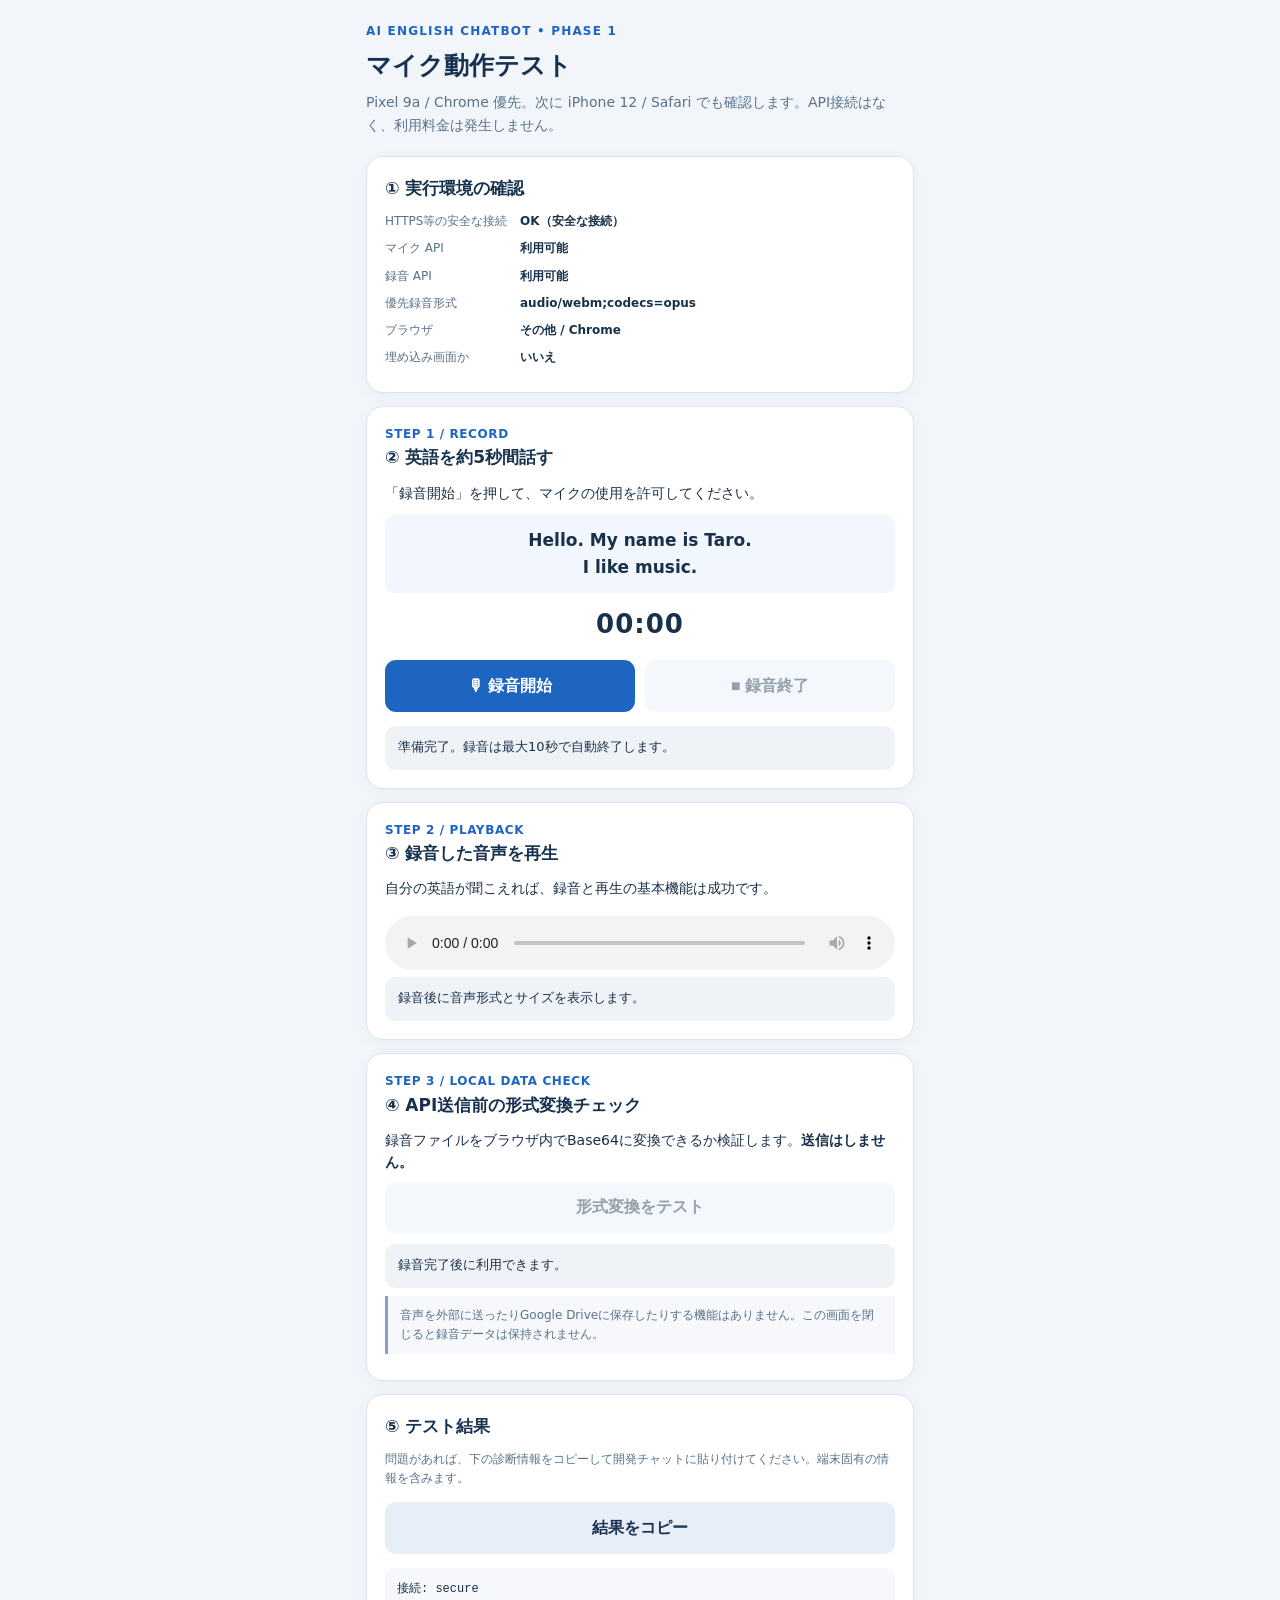
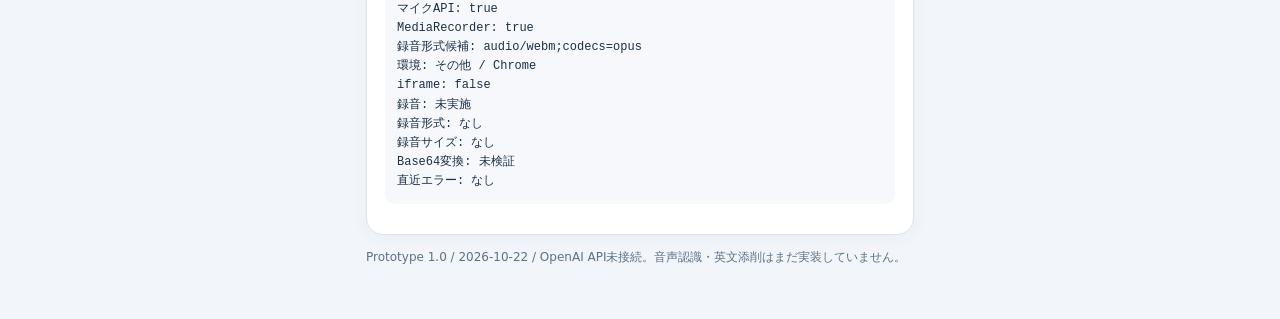
<file: index.html>
<!doctype html>
<html lang="ja">
<head>
  <meta charset="utf-8">
  <meta name="viewport" content="width=device-width, initial-scale=1, viewport-fit=cover">
  <meta name="color-scheme" content="light">
  <title>AI英会話 | マイク動作テスト</title>
  <style>
    :root{color-scheme:light;--navy:#17324f;--blue:#1d65c1;--bg:#f2f6fb;--text:#193049;--line:#d9e4ef;--muted:#59718a;--good:#136d43;--warn:#a15a10}
    *{box-sizing:border-box}
    body{margin:0;background:var(--bg);font-family:-apple-system,BlinkMacSystemFont,"Noto Sans JP",system-ui,sans-serif;color:var(--text);line-height:1.6}
    main{max-width:580px;margin:0 auto;padding:22px 16px 44px}
    .eyebrow{font-size:12px;letter-spacing:.1em;color:var(--blue);font-weight:800}
    h1{font-size:25px;line-height:1.4;margin:7px 0 8px;color:var(--navy)}
    .lead{font-size:14px;color:var(--muted);margin:0 0 20px}
    section{background:white;border:1px solid var(--line);border-radius:17px;padding:18px;margin-bottom:13px;box-shadow:0 4px 18px #163b5c0b}
    h2{font-size:17px;margin:0 0 10px;color:var(--navy)}
    p{margin:8px 0;font-size:14px}
    .step{font-size:12px;color:var(--blue);font-weight:800;letter-spacing:.05em}
    .phrase{background:#f2f6ff;padding:12px;border-radius:10px;font-size:17px;font-weight:700;text-align:center;margin:11px 0}
    .buttons{display:grid;grid-template-columns:1fr 1fr;gap:10px;margin:14px 0}
    button{border:0;min-height:52px;border-radius:11px;font-size:16px;font-weight:750;cursor:pointer;touch-action:manipulation}
    button.primary{background:var(--blue);color:white}button.secondary{background:#e8eef7;color:var(--navy)}
    button:disabled{opacity:.46;cursor:not-allowed}
    .status{padding:11px 13px;border-radius:10px;background:#eff3f7;font-size:13px;min-height:44px;white-space:pre-wrap}
    .status.good{background:#e6f6ec;color:var(--good)} .status.bad{background:#fff1e4;color:#813e00}
    .meter{font-size:26px;text-align:center;font-weight:800;letter-spacing:.04em;font-variant-numeric:tabular-nums;margin:10px 0}
    audio{width:100%;margin-top:8px}
    dl{display:grid;grid-template-columns:125px 1fr;gap:8px 10px;font-size:12px;word-break:break-word;margin:7px 0}
    dt{color:var(--muted)}dd{margin:0;font-weight:600}
    .note{background:#f6f8fb;border-left:3px solid #87a1c5;padding:10px 12px;color:var(--muted);font-size:12px}
    .footer{font-size:12px;color:var(--muted)}
    @media(max-width:360px){main{padding-left:12px;padding-right:12px}.buttons{grid-template-columns:1fr}dl{grid-template-columns:100px 1fr}}
  </style>
</head>
<body>
<main>
  <div class="eyebrow">AI ENGLISH CHATBOT • PHASE 1</div>
  <h1>マイク動作テスト</h1>
  <p class="lead">Pixel 9a / Chrome 優先。次に iPhone 12 / Safari でも確認します。API接続はなく、利用料金は発生しません。</p>
  <section>
    <h2>① 実行環境の確認</h2>
    <dl>
      <dt>HTTPS等の安全な接続</dt><dd id="secure">確認中</dd>
      <dt>マイク API</dt><dd id="mediaapi">確認中</dd>
      <dt>録音 API</dt><dd id="recapi">確認中</dd>
      <dt>優先録音形式</dt><dd id="type">確認中</dd>
      <dt>ブラウザ</dt><dd id="browser">確認中</dd>
      <dt>埋め込み画面か</dt><dd id="frame">確認中</dd>
    </dl>
  </section>
  <section>
    <div class="step">STEP 1 / RECORD</div>
    <h2>② 英語を約5秒間話す</h2>
    <p>「録音開始」を押して、マイクの使用を許可してください。</p>
    <div class="phrase" lang="en">Hello. My name is Taro.<br>I like music.</div>
    <div class="meter" id="timer">00:00</div>
    <div class="buttons">
      <button id="start" class="primary" type="button">🎙 録音開始</button>
      <button id="stop" class="secondary" type="button" disabled>■ 録音終了</button>
    </div>
    <div id="record-status" class="status" aria-live="polite">準備完了。録音は最大10秒で自動終了します。</div>
  </section>
  <section>
    <div class="step">STEP 2 / PLAYBACK</div>
    <h2>③ 録音した音声を再生</h2>
    <p>自分の英語が聞こえれば、録音と再生の基本機能は成功です。</p>
    <audio id="player" controls playsinline preload="none" aria-label="録音音声の再生"></audio>
    <div id="audio-info" class="status">録音後に音声形式とサイズを表示します。</div>
  </section>
  <section>
    <div class="step">STEP 3 / LOCAL DATA CHECK</div>
    <h2>④ API送信前の形式変換チェック</h2>
    <p>録音ファイルをブラウザ内でBase64に変換できるか検証します。<strong>送信はしません。</strong></p>
    <button id="convert" class="secondary" style="width:100%" type="button" disabled>形式変換をテスト</button>
    <div id="convert-status" class="status" style="margin-top:10px">録音完了後に利用できます。</div>
    <p class="note">音声を外部に送ったりGoogle Driveに保存したりする機能はありません。この画面を閉じると録音データは保持されません。</p>
  </section>
  <section>
    <h2>⑤ テスト結果</h2>
    <p class="footer">問題があれば、下の診断情報をコピーして開発チャットに貼り付けてください。端末固有の情報を含みます。</p>
    <div class="buttons" style="grid-template-columns:1fr">
      <button id="copy" class="secondary" type="button">結果をコピー</button>
    </div>
    <pre id="debug" style="white-space:pre-wrap;word-break:break-word;font-size:12px;background:#f6f8fb;padding:12px;border-radius:9px"></pre>
  </section>
  <p class="footer">Prototype 1.0 / 2026-10-22 / OpenAI API未接続。音声認識・英文添削はまだ実装していません。</p>
</main>
<script>
(() => {
  'use strict';
  const $ = id => document.getElementById(id);
  let stream = null;
  let recorder = null;
  let pieces = [];
  let recordingBlob = null;
  let playbackUrl = null;
  let startedAt = 0;
  let ticker = null;
  let autoStop = null;
  let lastError = 'なし';
  let conversionResult = '未検証';
  let recResult = '未実施';
  const candidates = ['audio/webm;codecs=opus', 'audio/webm', 'audio/mp4', 'audio/mp4;codecs=mp4a.40.2'];
  const supported = typeof MediaRecorder !== 'undefined' && typeof MediaRecorder.isTypeSupported === 'function';
  const selectedType = supported ? candidates.find(x => MediaRecorder.isTypeSupported(x)) || '' : '';

  function setStatus(id, message, kind='') {
    const el = $(id);
    el.textContent = message;
    el.className = 'status' + (kind ? ' ' + kind : '');
    updateDebug();
  }
  function readableBytes(n) { return n < 1024 ? n+' B' : (n/1024).toFixed(1)+' KB'; }
  function browserDescription() {
    const ua = navigator.userAgent;
    let os = /Android/i.test(ua) ? 'Android' : /iPhone|iPad|iPod/i.test(ua) ? 'iOS/iPadOS' : 'その他';
    let browser = /CriOS/i.test(ua) ? 'Chrome (iOS)' : /FxiOS/i.test(ua) ? 'Firefox (iOS)' : /EdgA|EdgiOS/i.test(ua) ? 'Edge' : /Chrome/i.test(ua) ? 'Chrome' : /Safari/i.test(ua) ? 'Safari' : 'その他';
    return `${os} / ${browser}`;
  }
  function updateDebug() {
    const lines = [
      '接続: ' + (window.isSecureContext ? 'secure' : 'not secure'),
      'マイクAPI: ' + Boolean(navigator.mediaDevices && navigator.mediaDevices.getUserMedia),
      'MediaRecorder: ' + (typeof MediaRecorder !== 'undefined'),
      '録音形式候補: ' + (selectedType || 'ブラウザ既定/不明'),
      '環境: ' + browserDescription(),
      'iframe: ' + (window.self !== window.top),
      '録音: ' + recResult,
      '録音形式: ' + (recordingBlob ? (recordingBlob.type || recorder?.mimeType || '不明') : 'なし'),
      '録音サイズ: ' + (recordingBlob ? recordingBlob.size + ' bytes' : 'なし'),
      'Base64変換: ' + conversionResult,
      '直近エラー: ' + lastError
    ];
    $('debug').textContent = lines.join('\n');
  }
  function stopTracks() {
    if (stream) { stream.getTracks().forEach(track => track.stop()); stream = null; }
  }
  function clearClock() {
    clearInterval(ticker);
    clearTimeout(autoStop);
    ticker = null; autoStop = null;
  }
  function unlockButtons() {
    $('start').disabled = !navigator.mediaDevices?.getUserMedia || typeof MediaRecorder === 'undefined';
    $('stop').disabled = true;
  }
  function stopRecording() {
    if (recorder && recorder.state !== 'inactive') {
      $('stop').disabled = true;
      recorder.stop();
      setStatus('record-status', '録音を終了しています…');
    }
  }
  async function startRecording() {
    $('start').disabled = true;
    $('convert').disabled = true;
    recordingBlob = null;
    conversionResult = '未検証';
    recResult = '開始中';
    lastError = 'なし';
    if (playbackUrl) URL.revokeObjectURL(playbackUrl);
    playbackUrl = null;
    $('player').removeAttribute('src');
    $('player').load();
    setStatus('audio-info', '録音待機中');
    setStatus('convert-status', '録音完了後に利用できます。');
    setStatus('record-status', 'マイクのアクセス許可を確認しています…');
    try {
      stream = await navigator.mediaDevices.getUserMedia({audio:{echoCancellation:true, noiseSuppression:true},video:false});
      pieces = [];
      recorder = selectedType ? new MediaRecorder(stream, {mimeType:selectedType}) : new MediaRecorder(stream);
      recorder.ondataavailable = ev => { if (ev.data && ev.data.size > 0) pieces.push(ev.data); };
      recorder.onerror = ev => {
        const name = ev.error?.name || 'RecorderError';
        lastError = name + ': ' + (ev.error?.message || '');
        recResult = '失敗';
        setStatus('record-status','録音エラー: '+lastError,'bad');
        clearClock(); stopTracks(); unlockButtons();
      };
      recorder.onstop = () => {
        clearClock(); stopTracks(); unlockButtons();
        const mime = recorder.mimeType || selectedType || 'application/octet-stream';
        recordingBlob = new Blob(pieces,{type:mime});
        if (!recordingBlob.size) {
          recResult = 'データなし';
          setStatus('record-status','録音データを取得できませんでした。再試行してください。','bad');
          setStatus('audio-info','録音データがありません。','bad');
          return;
        }
        playbackUrl = URL.createObjectURL(recordingBlob);
        $('player').src = playbackUrl;
        $('player').load();
        recResult = '成功';
        setStatus('record-status','録音完了。下のプレーヤーで再生してください。','good');
        setStatus('audio-info','録音形式: '+recordingBlob.type+'\nデータサイズ: '+readableBytes(recordingBlob.size),'good');
        $('convert').disabled = false;
        updateDebug();
      };
      recorder.start();
      $('stop').disabled = false;
      recResult = '録音中';
      startedAt = Date.now();
      setStatus('record-status','録音中です。英語を話してください。','good');
      const tick = () => {
        const seconds = Math.floor((Date.now()-startedAt)/1000);
        $('timer').textContent = '00:'+String(Math.min(seconds,10)).padStart(2,'0');
      };
      tick();
      ticker = setInterval(tick,200);
      autoStop = setTimeout(stopRecording,10000);
    } catch (e) {
      clearClock(); stopTracks(); unlockButtons();
      recResult = '失敗';
      lastError = (e.name || 'Error') + ': ' + (e.message || '');
      const explanations = {
        NotAllowedError: 'マイクの許可が拒否されたか、ブラウザの権限で制限されています。',
        SecurityError: 'セキュリティ制限でマイクを利用できません。HTTPSでページを開いてください。',
        NotFoundError: '利用可能なマイクが見つかりません。',
        NotReadableError: 'マイクを利用できません。他のアプリによる使用状況を確認してください。',
        TypeError: '安全な接続で開いているか確認してください。'
      };
      setStatus('record-status', (explanations[e.name] || '録音開始に失敗しました。')+'\n'+lastError, 'bad');
    }
  }
  function checkBase64() {
    if (!recordingBlob) return;
    $('convert').disabled = true;
    setStatus('convert-status','ブラウザ内で変換しています…');
    const fr = new FileReader();
    fr.onload = () => {
      const encoded = String(fr.result).split(',')[1] || '';
      const recoveredSize = Math.floor(encoded.length*3/4) - (encoded.endsWith('==') ? 2 : encoded.endsWith('=') ? 1 : 0);
      if (recoveredSize === recordingBlob.size) {
        conversionResult = '成功';
        setStatus('convert-status', `変換成功（${encoded.length.toLocaleString()}文字）。音声を外部には送信していません。`, 'good');
      } else {
        conversionResult = 'サイズ不一致';
        setStatus('convert-status','変換結果のサイズが一致しません。','bad');
      }
      $('convert').disabled = false;
      updateDebug();
    };
    fr.onerror = () => {
      conversionResult = '失敗'; lastError = 'FileReaderError';
      setStatus('convert-status','形式変換に失敗しました。','bad');
      $('convert').disabled = false;
      updateDebug();
    };
    fr.readAsDataURL(recordingBlob);
  }
  $('secure').textContent = window.isSecureContext ? 'OK（安全な接続）' : 'NG（HTTPSが必要）';
  $('mediaapi').textContent = navigator.mediaDevices?.getUserMedia ? '利用可能' : '利用できません';
  $('recapi').textContent = typeof MediaRecorder !== 'undefined' ? '利用可能' : '利用できません';
  $('type').textContent = selectedType || (typeof MediaRecorder !== 'undefined' ? 'ブラウザ既定' : '未対応');
  $('browser').textContent = browserDescription();
  $('frame').textContent = window.self !== window.top ? 'はい（制限の可能性あり）' : 'いいえ';
  unlockButtons(); updateDebug();
  $('start').addEventListener('click', startRecording);
  $('stop').addEventListener('click', stopRecording);
  $('convert').addEventListener('click', checkBase64);
  $('copy').addEventListener('click', async () => {
    try {
      await navigator.clipboard.writeText($('debug').textContent);
      $('copy').textContent = '✓ コピーしました';
      setTimeout(() => $('copy').textContent = '結果をコピー', 2200);
    } catch (e) {
      const selection = document.createRange();
      selection.selectNodeContents($('debug'));
      window.getSelection().removeAllRanges();
      window.getSelection().addRange(selection);
      $('copy').textContent = '結果を選択しました。手動でコピーしてください';
    }
  });
  window.addEventListener('pagehide', () => { clearClock(); stopTracks(); if (playbackUrl) URL.revokeObjectURL(playbackUrl); });
})();
</script>
</body>
</html>
</file>
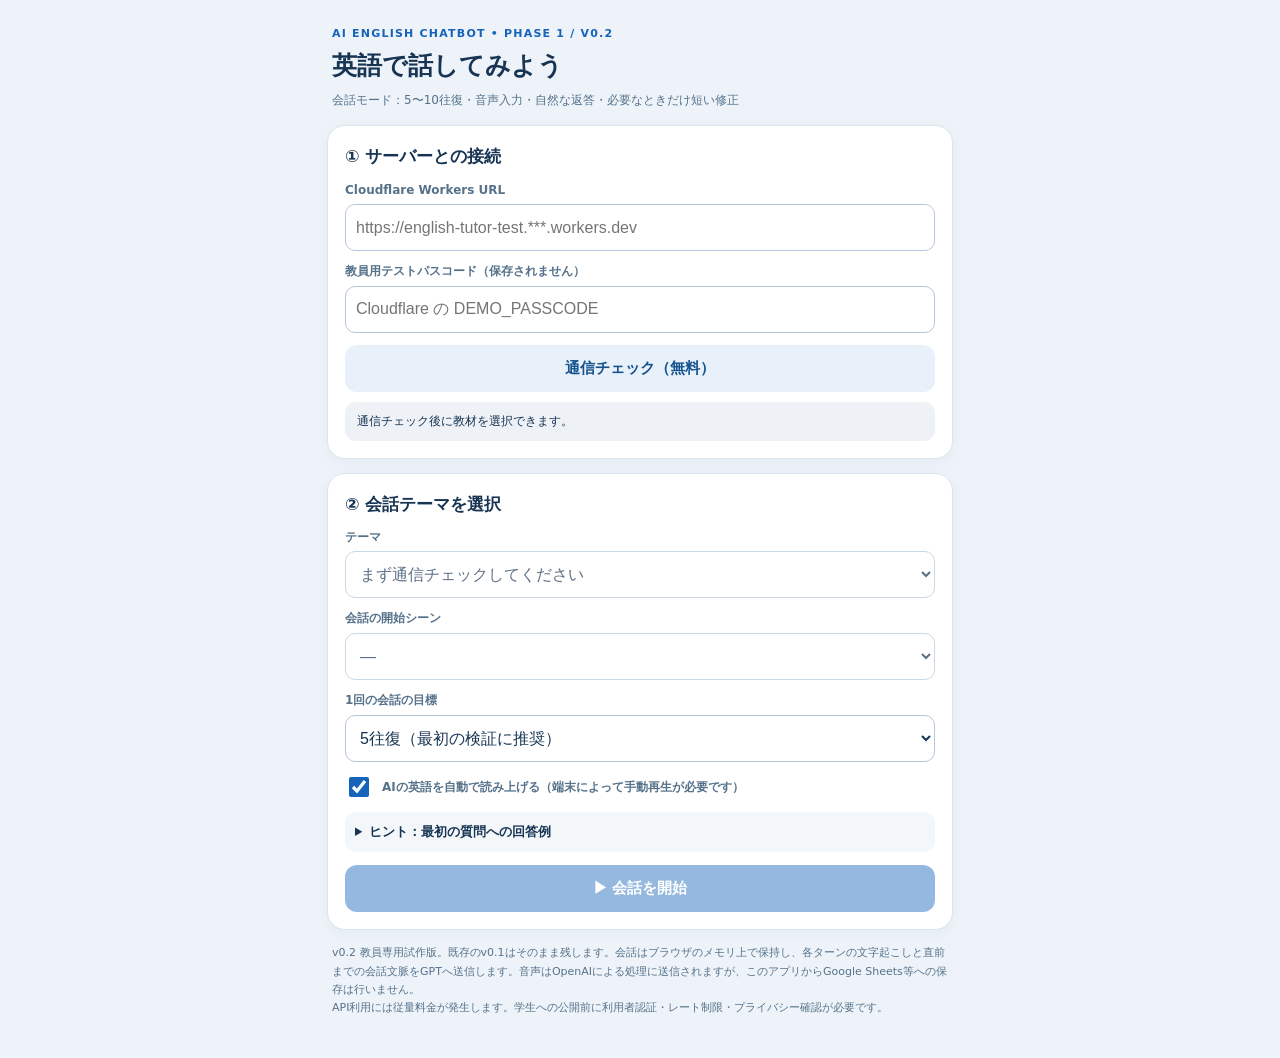
<file: conversation_v02.html>
<!doctype html>
<html lang="ja">
<head>
<meta charset="utf-8">
<meta name="viewport" content="width=device-width,initial-scale=1,viewport-fit=cover">
<meta name="color-scheme" content="light">
<title>AI英会話 | 連続会話 v0.2</title>
<style>
:root{--navy:#173453;--blue:#1663ba;--muted:#56728b;--line:#dbe5f0;--bg:#edf3f9;--green:#137447;--red:#9d3940;--soft:#e8f0fa}
*{box-sizing:border-box}body{margin:0;background:var(--bg);color:var(--navy);font-family:-apple-system,BlinkMacSystemFont,"Noto Sans JP",system-ui,sans-serif;line-height:1.55}
main{max-width:650px;margin:0 auto;padding:18px 12px calc(30px + env(safe-area-inset-bottom))}.top{padding:7px 5px 16px}.eyebrow{font-size:11px;font-weight:850;color:var(--blue);letter-spacing:.11em}h1{font-size:25px;margin:5px 0}h2{font-size:17px;margin:0 0 9px}.muted{font-size:12px;color:var(--muted)}.card{background:#fff;border:1px solid var(--line);border-radius:18px;padding:17px;margin-bottom:14px;box-shadow:0 4px 16px #1734530a}
label{display:block;margin:11px 0 5px;font-size:12px;color:var(--muted);font-weight:800}input,select{min-height:47px;border-radius:10px;border:1px solid #b4c8dc;width:100%;font-size:16px;padding:10px;color:var(--navy);background:#fff}input:focus,select:focus{outline:2px solid #a9d1ff;outline-offset:1px}input[type=checkbox]{width:20px;min-height:20px;accent-color:var(--blue)}
button{border:0;border-radius:12px;padding:11px 13px;min-height:47px;background:var(--soft);color:#15538e;font-size:15px;font-weight:800;cursor:pointer;touch-action:manipulation}button.primary{background:var(--blue);color:#fff}button.ghost{background:#f1f4f7;color:var(--navy)}button.danger{background:#fff0f0;color:#943541}button:disabled{opacity:.45;cursor:not-allowed}.flex{display:flex;flex-wrap:wrap;gap:9px}.flex>button{flex:1 1 145px}.pill{display:inline-block;font-size:12px;font-weight:750;border-radius:100px;background:#e4effc;padding:4px 10px;color:#145899}.status{font-size:12px;padding:10px 12px;border-radius:11px;background:#eef2f7;white-space:pre-wrap;word-break:break-word;margin-top:10px}.status.good{background:#eaf7f0;color:var(--green)}.status.bad{background:#ffefee;color:var(--red)}.status.warn{background:#fff7df;color:#74520e}
.conversation{min-height:170px;max-height:55vh;overflow-y:auto;overscroll-behavior:contain;padding:4px 2px 10px;scroll-behavior:smooth}.bubble-row{display:flex;flex-direction:column;margin:11px 0;align-items:flex-start}.bubble-row.student{align-items:flex-end}.bubble{max-width:91%;border-radius:15px;padding:12px 13px;background:#edf2f7;overflow-wrap:anywhere}.student .bubble{background:#dceafb;border-bottom-right-radius:3px}.ai .bubble{border-bottom-left-radius:3px}.speaker{font-size:11px;font-weight:850;color:var(--muted);margin-bottom:3px}.english{font-weight:700;font-size:17px;line-height:1.5}.underbubble{display:flex;gap:7px;flex-wrap:wrap;margin-top:6px}.small-button{padding:6px 10px;min-height:34px;font-size:12px}.correction{margin-top:6px;padding:9px 10px;background:#e8f6ee;color:#145e40;border-radius:10px;font-size:12px;max-width:91%;overflow-wrap:anywhere}.correction b{font-size:15px}.progress{height:8px;border-radius:15px;background:#e6edf5;overflow:hidden;margin:8px 0}.progress-fill{height:100%;width:0;background:#1b75c9;transition:width .3s}.formrow{display:flex;gap:10px;align-items:center}.formrow>label{flex:1;margin:4px 0}.timer{font-variant-numeric:tabular-nums;text-align:center;font-size:30px;font-weight:850;margin:12px 0 5px}.hint{padding:10px;background:#f3f7fa;border-radius:10px;font-size:13px}.hint summary{cursor:pointer;font-weight:750}audio{width:100%;margin:8px 0}.hidden{display:none!important}.footer{font-size:11px;color:var(--muted);padding:0 5px;line-height:1.65}
@media(max-width:360px){.card{padding:12px}main{padding-left:9px;padding-right:9px}.flex>button{flex:1 1 100%}}
</style>
</head>
<body>
<main>
<header class="top"><div class="eyebrow">AI ENGLISH CHATBOT • PHASE 1 / V0.2</div><h1>英語で話してみよう</h1><div class="muted">会話モード：5〜10往復・音声入力・自然な返答・必要なときだけ短い修正</div></header>
<section class="card" id="configCard">
  <h2>① サーバーとの接続</h2>
  <label for="url">Cloudflare Workers URL</label><input type="url" id="url" inputmode="url" placeholder="https://english-tutor-test.***.workers.dev" autocomplete="url">
  <label for="pass">教員用テストパスコード（保存されません）</label><input type="password" id="pass" autocomplete="off" placeholder="Cloudflare の DEMO_PASSCODE">
  <div class="flex" style="margin-top:12px"><button type="button" id="connect">通信チェック（無料）</button></div>
  <div id="connectionStatus" class="status" aria-live="polite">通信チェック後に教材を選択できます。</div>
</section>
<section class="card" id="setupCard">
  <h2>② 会話テーマを選択</h2>
  <label for="lesson">テーマ</label><select id="lesson" disabled><option>まず通信チェックしてください</option></select>
  <label for="sample">会話の開始シーン</label><select id="sample" disabled><option>―</option></select>
  <label for="limit">1回の会話の目標</label>
  <select id="limit"><option value="5">5往復（最初の検証に推奨）</option><option value="10">10往復</option></select>
  <div class="formrow" style="margin:12px 0"><input id="autoVoice" type="checkbox" checked><label for="autoVoice">AIの英語を自動で読み上げる（端末によって手動再生が必要です）</label></div>
  <div class="hint"><details><summary>ヒント：最初の質問への回答例</summary><p id="hintText" lang="en"></p></details></div>
  <div class="flex" style="margin-top:13px"><button id="begin" class="primary" disabled>▶ 会話を開始</button></div>
</section>
<section class="card hidden" id="sessionCard">
  <div class="flex" style="align-items:center;justify-content:space-between;margin-bottom:7px"><h2 style="margin:0">③ 英会話</h2><span id="counter" class="pill">0 / 5 往復</span></div>
  <div class="progress"><div id="progressFill" class="progress-fill"></div></div>
  <div id="chat" class="conversation" role="log" aria-live="polite" aria-label="会話履歴"></div>
  <div id="speakStatus" class="status">録音開始を押して英語で答えてください。</div>
  <div id="timer" class="timer">00:00</div>
  <div class="flex"><button id="start" class="primary" disabled>🎙 録音開始</button><button id="stop" class="ghost" disabled>■ 録音終了</button></div>
  <audio id="player" controls playsinline preload="none" aria-label="録音音声の再生" style="display:none"></audio>
  <div class="flex"><button id="send" class="primary" disabled>この発話を送信（料金発生）</button><button id="retry" class="ghost" disabled>録音し直す</button></div>
  <div class="flex" style="margin-top:11px"><button id="end" class="danger">■ 会話を終了</button></div>
  <p class="muted">音声認識で文法が自動補正されることがあります。発音の精密な採点は行いません。送信した音声には個人情報を含めないでください。</p>
</section>
<section class="card hidden" id="completedCard">
 <h2>会話を終了しました</h2><p id="completedMessage">お疲れさまでした。</p>
 <div class="flex"><button id="restart" class="primary">別の会話を始める</button></div>
 <p class="muted">会話履歴はこのページを閉じると消えます。Google Sheetsへの保存はありません。</p>
</section>
<p class="footer">v0.2 教員専用試作版。既存のv0.1はそのまま残します。会話はブラウザのメモリ上で保持し、各ターンの文字起こしと直前までの会話文脈をGPTへ送信します。音声はOpenAIによる処理に送信されますが、このアプリからGoogle Sheets等への保存は行いません。<br>API利用には従量料金が発生します。学生への公開前に利用者認証・レート制限・プライバシー確認が必要です。</p>
</main>
<script>
(()=>{'use strict';
const $=id=>document.getElementById(id);
const LIMIT_SEC=10;
const mimeTypes=['audio/webm;codecs=opus','audio/webm','audio/mp4','audio/mp4;codecs=mp4a.40.2'];
const supported=typeof MediaRecorder!=='undefined'&&typeof MediaRecorder.isTypeSupported==='function';
const preferredMime=supported?(mimeTypes.find(t=>MediaRecorder.isTypeSupported(t))||''):'';
let lessons=[],samples=[],active=false,connected=false,connectedUrl='',sample=null,history=[],turnLimit=5,currentQuestion='',pendingAudio=null,recorder=null,stream=null,parts=[],tick=null,autoStop=null,started=0,blobUrl=null,networkBusy=false,isRecording=false,finished=false,voiceAvailable=('speechSynthesis'in window);
const state={get isActive(){return active;},get canRecord(){return active&&!finished&&!networkBusy&&!isRecording&&!!sample&&!!navigator.mediaDevices?.getUserMedia&&typeof MediaRecorder!=='undefined';}};
function setStatus(msg,style=''){const el=$('speakStatus');el.textContent=msg;el.className='status'+(style?' '+style:'');}
function connectedStatus(msg,style=''){const el=$('connectionStatus');el.textContent=msg;el.className='status'+(style?' '+style:'');}
function urlBase(){return $('url').value.trim().replace(/\/+$/,'')}
function validUrl(){try{const u=new URL(urlBase());return u.protocol==='https:'&&!u.username&&!u.password&&u.pathname==='/'&&!u.search&&!u.hash;}catch{return false}}
function renderButtons(){ $('start').disabled=!state.canRecord;$('stop').disabled=!isRecording;$('send').disabled=!active||finished||networkBusy||isRecording||!pendingAudio||!$('pass').value; $('retry').disabled=!active||finished||networkBusy||isRecording||!pendingAudio;$('end').disabled=!active||networkBusy||isRecording; $('lesson').disabled=!connected||active;$('sample').disabled=!connected||active;$('limit').disabled=active;$('begin').disabled=!connected||active||!$('pass').value;$('connect').disabled=active||networkBusy; }
function terminateMedia(){clearInterval(tick);clearTimeout(autoStop);tick=autoStop=null;if(stream){stream.getTracks().forEach(t=>t.stop());stream=null;}}
function clearAudio(){pendingAudio=null;parts=[];if(blobUrl){URL.revokeObjectURL(blobUrl);blobUrl=null;}$('player').removeAttribute('src');$('player').style.display='none';$('player').load();$('timer').textContent='00:00';renderButtons();}
function stopSpeech(){if(voiceAvailable)window.speechSynthesis.cancel()}
function speak(text){if(!voiceAvailable)return;stopSpeech();const utt=new SpeechSynthesisUtterance(String(text||''));utt.lang='en-US';utt.rate=.88;const en=window.speechSynthesis.getVoices().find(v=>/^en(?:-|_)/i.test(v.lang));if(en)utt.voice=en;window.speechSynthesis.speak(utt);}
function maybeSpeak(text){if($('autoVoice').checked)speak(text)}
function el(tag,className,text){const e=document.createElement(tag);if(className)e.className=className;if(text!==undefined)e.textContent=text;return e;}
function chatBubble(who,text,options={}){
 const row=el('div','bubble-row '+(who==='student'?'student':'ai'));
 const bubble=el('div','bubble');bubble.append(el('div','speaker',who==='student'?'YOU':'AI'));
 const speech=el('div','english',text);speech.lang='en';bubble.append(speech);row.append(bubble);
 if(options.speak){const controls=el('div','underbubble');const listen=el('button','small-button','▶ 英語を聞く');listen.type='button';listen.addEventListener('click',()=>speak(text));controls.append(listen);row.append(controls);}
 if(options.feedback?.correction_needed){const fb=el('div','correction');fb.append(el('div','', 'より自然な言い方（参考）'));const correct=el('b','',options.feedback.corrected_en);correct.lang='en';fb.append(correct);if(options.feedback.explanation_ja)fb.append(el('div','',options.feedback.explanation_ja));const button=el('button','small-button','▶ 修正文を聞く');button.type='button';button.addEventListener('click',()=>speak(options.feedback.corrected_en));fb.append(button);row.append(fb);}
 $('chat').append(row);$('chat').scrollTop=$('chat').scrollHeight;
}
function setProgress(){const n=history.length;$('counter').textContent=`${n} / ${turnLimit} 往復`;$('progressFill').style.width=(n/turnLimit*100)+'%'}
function fillSamples(){const lid=$('lesson').value;const options=samples.filter(s=>s.lesson_id===lid);$('sample').replaceChildren(...options.map(s=>new Option(`${s.sample_id}：${s.scene_ja}`,s.sample_id)));$('sample').disabled=!options.length;updateHint();renderButtons();}
function updateHint(){const s=samples.find(x=>x.sample_id===$('sample').value);$('hintText').textContent=s?.model_student_answer_en||'';}
async function connect(){if(!validUrl()){connectedStatus('URLは https://...workers.dev まで正しく入力してください。','bad');return;}
 connectedStatus('通信中（OpenAIの料金は発生しません）…');$('connect').disabled=true;
 try{const base=urlBase();const [h,l]=await Promise.all([fetch(base+'/api/health',{cache:'no-store'}),fetch(base+'/api/lessons',{cache:'no-store'})]);const hj=await h.json();const lj=await l.json();if(!h.ok||!hj.ok||!l.ok||!lj.ok)throw Error(hj.message||lj.message||`HTTP ${h.status}/${l.status}`);
 lessons=lj.lessons||[];samples=lj.samples||[];if(!lessons.length||!samples.length)throw Error('教材が読み込めません。');connected=true;connectedUrl=base;$('lesson').replaceChildren(...lessons.map(t=>new Option(`${t.lesson_id}：${t.theme_ja}`,t.lesson_id)));fillSamples();try{localStorage.setItem('englishProtoWorkerUrl',base);}catch(_){}
 connectedStatus(`接続成功：${lessons.length}テーマ・${samples.length}対話例。APIキーの登録：${hj.configured?'確認済み':'未完了'}。`,'good');
 }catch(e){connected=false;connectedUrl='';connectedStatus('接続失敗：'+e.message+'\nALLOWED_ORIGIN、公開URL、WorkerのDeployを確認してください。','bad');}finally{renderButtons();}}
function begin(){if(!connected||!$('pass').value||active)return;sample=samples.find(x=>x.sample_id===$('sample').value);if(!sample)return;turnLimit=Number($('limit').value);history=[];finished=false;active=true;currentQuestion=sample.ai_question_en;clearAudio();stopSpeech();$('chat').replaceChildren();$('sessionCard').classList.remove('hidden');$('completedCard').classList.add('hidden');setProgress();chatBubble('ai',currentQuestion,{speak:true});setStatus('質問に答えてください。録音は最大10秒です。');renderButtons();$('sessionCard').scrollIntoView({behavior:'smooth',block:'start'});maybeSpeak(currentQuestion);}
function finish(reason){active=false;finished=true;stopSpeech();terminateMedia();isRecording=false;clearAudio();$('completedCard').classList.remove('hidden');$('completedMessage').textContent=reason||`${history.length}往復の会話を終えました。`;setStatus('会話を終了しました。','good');renderButtons();}
async function startRecord(){if(!state.canRecord)return;stopSpeech();clearAudio();isRecording=true;setStatus('マイクの許可を確認しています…');renderButtons();
 try{stream=await navigator.mediaDevices.getUserMedia({audio:{echoCancellation:true,noiseSuppression:true},video:false});if(!isRecording){terminateMedia();return;}recorder=preferredMime?new MediaRecorder(stream,{mimeType:preferredMime}):new MediaRecorder(stream);parts=[];
 recorder.ondataavailable=e=>{if(e.data?.size)parts.push(e.data)};
 recorder.onerror=e=>{terminateMedia();isRecording=false;setStatus('録音エラー：'+(e.error?.message||'不明'),'bad');renderButtons();};
 recorder.onstop=()=>{terminateMedia();isRecording=false;pendingAudio=new Blob(parts,{type:recorder.mimeType||preferredMime||'application/octet-stream'});if(!pendingAudio.size){setStatus('音声が録音されませんでした。','bad');renderButtons();return;}
 blobUrl=URL.createObjectURL(pendingAudio);$('player').src=blobUrl;$('player').style.display='block';$('player').load();setStatus(`録音完了（${(pendingAudio.size/1024).toFixed(1)}KB）。確認後に送信してください。`,'good');renderButtons();};
 recorder.start();started=Date.now();setStatus('録音中…');tick=setInterval(()=>{$('timer').textContent='00:'+String(Math.min(LIMIT_SEC,Math.floor((Date.now()-started)/1000))).padStart(2,'0')},150);autoStop=setTimeout(stopRecord,LIMIT_SEC*1000);
 }catch(e){terminateMedia();isRecording=false;setStatus('録音できません：'+e.message,'bad');renderButtons();}}
function stopRecord(){if(recorder&&recorder.state!=='inactive'){try{recorder.stop()}catch(e){terminateMedia();isRecording=false;setStatus('録音終了エラー：'+e.message,'bad');renderButtons();}}}
async function send(){if(!active||finished||networkBusy||!pendingAudio||isRecording||!sample)return;const pass=$('pass').value;if(!pass){setStatus('パスコードを入力してください。','bad');return;}
 networkBusy=true;renderButtons();setStatus('音声認識とGPT-6 Lunaの返答を処理しています…');
 try{const data=new FormData();const ext=pendingAudio.type.includes('webm')?'webm':pendingAudio.type.includes('mp4')?'mp4':pendingAudio.type.includes('wav')?'wav':'bin';data.append('audio',pendingAudio,'speech.'+ext);data.append('sample_id',sample.sample_id);data.append('max_turns',String(turnLimit));data.append('history',JSON.stringify(history));
 const res=await fetch(connectedUrl+'/api/conversation',{method:'POST',headers:{'X-Demo-Passcode':pass},body:data});const json=await res.json();if(!res.ok||!json.ok)throw Error(json.message||`HTTP ${res.status}`);
 if(json.turn_index!==history.length+1)throw Error('応答の会話番号が一致しません。');
 const fb=json.feedback,recognized=json.transcript_en;
 chatBubble('student',recognized,{feedback:fb});chatBubble('ai',fb.reply_en,{speak:true});
 history.push({question_en:currentQuestion,student_en:recognized,reply_en:fb.reply_en});currentQuestion=fb.reply_en;setProgress();clearAudio();
 if(json.finished){finish(`${history.length}往復の会話が完了しました。`);}
 else{setStatus(`返答を受け取りました。次の質問に答えてください。（${history.length}/${turnLimit}往復）`,'good');renderButtons();}
 maybeSpeak(fb.reply_en);
 }catch(e){setStatus('送信エラー：'+e.message+'\n通信途中で失敗した場合、再送信すると料金が再発生する場合があります。','bad');}
 finally{networkBusy=false;renderButtons();}
}
function restart(){stopSpeech();$('completedCard').classList.add('hidden');$('sessionCard').classList.add('hidden');$('chat').replaceChildren();history=[];active=false;finished=false;pendingAudio=null;renderButtons();$('setupCard').scrollIntoView({behavior:'smooth'});}
try{$('url').value=localStorage.getItem('englishProtoWorkerUrl')||'';}catch(_){}
$('connect').addEventListener('click',connect);$('lesson').addEventListener('change',fillSamples);$('sample').addEventListener('change',updateHint);$('pass').addEventListener('input',renderButtons);
$('begin').addEventListener('click',begin);$('start').addEventListener('click',startRecord);$('stop').addEventListener('click',stopRecord);$('send').addEventListener('click',send);$('retry').addEventListener('click',()=>{clearAudio();setStatus('録音し直してください。');});
$('end').addEventListener('click',()=>finish(`${history.length}往復で終了しました。`));$('restart').addEventListener('click',restart);
document.addEventListener('visibilitychange',()=>{if(document.hidden)stopSpeech();});
window.addEventListener('pagehide',()=>{stopSpeech();terminateMedia();if(blobUrl)URL.revokeObjectURL(blobUrl);});
renderButtons();
})();
</script>
</body>
</html>
</file>
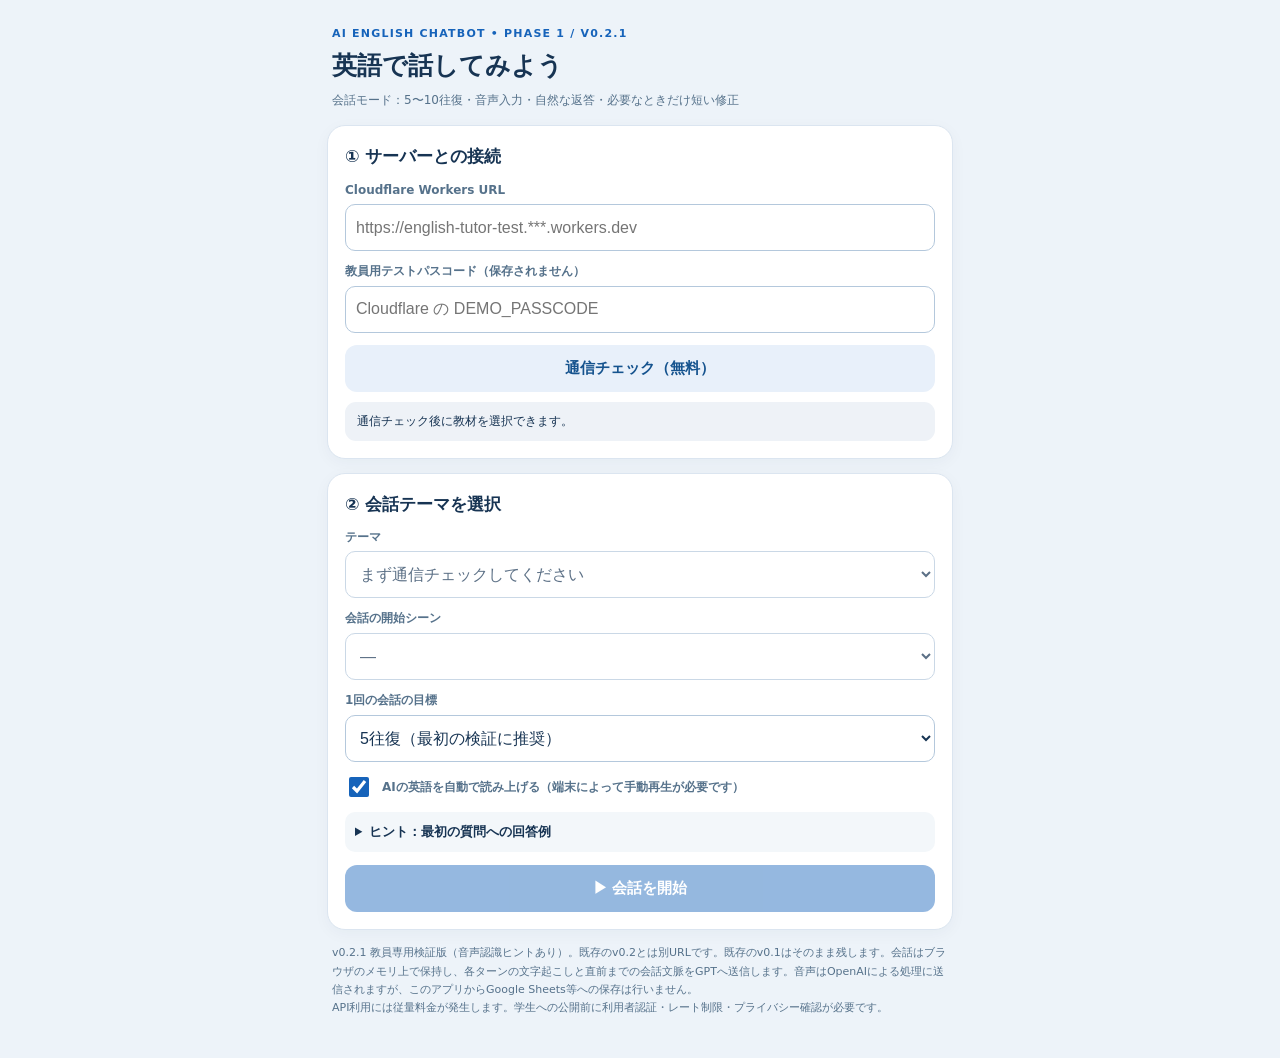
<file: conversation_v021.html>
<!doctype html>
<html lang="ja">
<head>
<meta charset="utf-8">
<meta name="viewport" content="width=device-width,initial-scale=1,viewport-fit=cover">
<meta name="color-scheme" content="light">
<title>AI英会話 | 連続会話 v0.2.1（音声認識比較版）</title>
<style>
:root{--navy:#173453;--blue:#1663ba;--muted:#56728b;--line:#dbe5f0;--bg:#edf3f9;--green:#137447;--red:#9d3940;--soft:#e8f0fa}
*{box-sizing:border-box}body{margin:0;background:var(--bg);color:var(--navy);font-family:-apple-system,BlinkMacSystemFont,"Noto Sans JP",system-ui,sans-serif;line-height:1.55}
main{max-width:650px;margin:0 auto;padding:18px 12px calc(30px + env(safe-area-inset-bottom))}.top{padding:7px 5px 16px}.eyebrow{font-size:11px;font-weight:850;color:var(--blue);letter-spacing:.11em}h1{font-size:25px;margin:5px 0}h2{font-size:17px;margin:0 0 9px}.muted{font-size:12px;color:var(--muted)}.card{background:#fff;border:1px solid var(--line);border-radius:18px;padding:17px;margin-bottom:14px;box-shadow:0 4px 16px #1734530a}
label{display:block;margin:11px 0 5px;font-size:12px;color:var(--muted);font-weight:800}input,select{min-height:47px;border-radius:10px;border:1px solid #b4c8dc;width:100%;font-size:16px;padding:10px;color:var(--navy);background:#fff}input:focus,select:focus{outline:2px solid #a9d1ff;outline-offset:1px}input[type=checkbox]{width:20px;min-height:20px;accent-color:var(--blue)}
button{border:0;border-radius:12px;padding:11px 13px;min-height:47px;background:var(--soft);color:#15538e;font-size:15px;font-weight:800;cursor:pointer;touch-action:manipulation}button.primary{background:var(--blue);color:#fff}button.ghost{background:#f1f4f7;color:var(--navy)}button.danger{background:#fff0f0;color:#943541}button:disabled{opacity:.45;cursor:not-allowed}.flex{display:flex;flex-wrap:wrap;gap:9px}.flex>button{flex:1 1 145px}.pill{display:inline-block;font-size:12px;font-weight:750;border-radius:100px;background:#e4effc;padding:4px 10px;color:#145899}.status{font-size:12px;padding:10px 12px;border-radius:11px;background:#eef2f7;white-space:pre-wrap;word-break:break-word;margin-top:10px}.status.good{background:#eaf7f0;color:var(--green)}.status.bad{background:#ffefee;color:var(--red)}.status.warn{background:#fff7df;color:#74520e}
.conversation{min-height:170px;max-height:55vh;overflow-y:auto;overscroll-behavior:contain;padding:4px 2px 10px;scroll-behavior:smooth}.bubble-row{display:flex;flex-direction:column;margin:11px 0;align-items:flex-start}.bubble-row.student{align-items:flex-end}.bubble{max-width:91%;border-radius:15px;padding:12px 13px;background:#edf2f7;overflow-wrap:anywhere}.student .bubble{background:#dceafb;border-bottom-right-radius:3px}.ai .bubble{border-bottom-left-radius:3px}.speaker{font-size:11px;font-weight:850;color:var(--muted);margin-bottom:3px}.english{font-weight:700;font-size:17px;line-height:1.5}.underbubble{display:flex;gap:7px;flex-wrap:wrap;margin-top:6px}.small-button{padding:6px 10px;min-height:34px;font-size:12px}.correction{margin-top:6px;padding:9px 10px;background:#e8f6ee;color:#145e40;border-radius:10px;font-size:12px;max-width:91%;overflow-wrap:anywhere}.correction b{font-size:15px}.progress{height:8px;border-radius:15px;background:#e6edf5;overflow:hidden;margin:8px 0}.progress-fill{height:100%;width:0;background:#1b75c9;transition:width .3s}.formrow{display:flex;gap:10px;align-items:center}.formrow>label{flex:1;margin:4px 0}.timer{font-variant-numeric:tabular-nums;text-align:center;font-size:30px;font-weight:850;margin:12px 0 5px}.hint{padding:10px;background:#f3f7fa;border-radius:10px;font-size:13px}.hint summary{cursor:pointer;font-weight:750}audio{width:100%;margin:8px 0}.hidden{display:none!important}.footer{font-size:11px;color:var(--muted);padding:0 5px;line-height:1.65}
@media(max-width:360px){.card{padding:12px}main{padding-left:9px;padding-right:9px}.flex>button{flex:1 1 100%}}
</style>
</head>
<body>
<main>
<header class="top"><div class="eyebrow">AI ENGLISH CHATBOT • PHASE 1 / V0.2.1</div><h1>英語で話してみよう</h1><div class="muted">会話モード：5〜10往復・音声入力・自然な返答・必要なときだけ短い修正</div></header>
<section class="card" id="configCard">
  <h2>① サーバーとの接続</h2>
  <label for="url">Cloudflare Workers URL</label><input type="url" id="url" inputmode="url" placeholder="https://english-tutor-test.***.workers.dev" autocomplete="url">
  <label for="pass">教員用テストパスコード（保存されません）</label><input type="password" id="pass" autocomplete="off" placeholder="Cloudflare の DEMO_PASSCODE">
  <div class="flex" style="margin-top:12px"><button type="button" id="connect">通信チェック（無料）</button></div>
  <div id="connectionStatus" class="status" aria-live="polite">通信チェック後に教材を選択できます。</div>
</section>
<section class="card" id="setupCard">
  <h2>② 会話テーマを選択</h2>
  <label for="lesson">テーマ</label><select id="lesson" disabled><option>まず通信チェックしてください</option></select>
  <label for="sample">会話の開始シーン</label><select id="sample" disabled><option>―</option></select>
  <label for="limit">1回の会話の目標</label>
  <select id="limit"><option value="5">5往復（最初の検証に推奨）</option><option value="10">10往復</option></select>
  <div class="formrow" style="margin:12px 0"><input id="autoVoice" type="checkbox" checked><label for="autoVoice">AIの英語を自動で読み上げる（端末によって手動再生が必要です）</label></div>
  <div class="hint"><details><summary>ヒント：最初の質問への回答例</summary><p id="hintText" lang="en"></p></details></div>
  <div class="flex" style="margin-top:13px"><button id="begin" class="primary" disabled>▶ 会話を開始</button></div>
</section>
<section class="card hidden" id="sessionCard">
  <div class="flex" style="align-items:center;justify-content:space-between;margin-bottom:7px"><h2 style="margin:0">③ 英会話</h2><span id="counter" class="pill">0 / 5 往復</span></div>
  <div class="progress"><div id="progressFill" class="progress-fill"></div></div>
  <div id="chat" class="conversation" role="log" aria-live="polite" aria-label="会話履歴"></div>
  <div id="speakStatus" class="status">録音開始を押して英語で答えてください。</div>
  <div id="timer" class="timer">00:00</div>
  <div class="flex"><button id="start" class="primary" disabled>🎙 録音開始</button><button id="stop" class="ghost" disabled>■ 録音終了</button></div>
  <audio id="player" controls playsinline preload="none" aria-label="録音音声の再生" style="display:none"></audio>
  <div class="flex"><button id="send" class="primary" disabled>この発話を送信（料金発生）</button><button id="retry" class="ghost" disabled>録音し直す</button></div>
  <div class="flex" style="margin-top:11px"><button id="end" class="danger">■ 会話を終了</button></div>
  <p class="muted">音声認識で文法が自動補正されることがあります。発音の精密な採点は行いません。送信した音声には個人情報を含めないでください。</p>
</section>
<section class="card hidden" id="completedCard">
 <h2>会話を終了しました</h2><p id="completedMessage">お疲れさまでした。</p>
 <div class="flex"><button id="restart" class="primary">別の会話を始める</button></div>
 <p class="muted">会話履歴はこのページを閉じると消えます。Google Sheetsへの保存はありません。</p>
</section>
<p class="footer">v0.2.1 教員専用検証版（音声認識ヒントあり）。既存のv0.2とは別URLです。既存のv0.1はそのまま残します。会話はブラウザのメモリ上で保持し、各ターンの文字起こしと直前までの会話文脈をGPTへ送信します。音声はOpenAIによる処理に送信されますが、このアプリからGoogle Sheets等への保存は行いません。<br>API利用には従量料金が発生します。学生への公開前に利用者認証・レート制限・プライバシー確認が必要です。</p>
</main>
<script>
(()=>{'use strict';
const $=id=>document.getElementById(id);
const LIMIT_SEC=10;
const mimeTypes=['audio/webm;codecs=opus','audio/webm','audio/mp4','audio/mp4;codecs=mp4a.40.2'];
const supported=typeof MediaRecorder!=='undefined'&&typeof MediaRecorder.isTypeSupported==='function';
const preferredMime=supported?(mimeTypes.find(t=>MediaRecorder.isTypeSupported(t))||''):'';
let lessons=[],samples=[],active=false,connected=false,connectedUrl='',sample=null,history=[],turnLimit=5,currentQuestion='',pendingAudio=null,recorder=null,stream=null,parts=[],tick=null,autoStop=null,started=0,blobUrl=null,networkBusy=false,isRecording=false,finished=false,voiceAvailable=('speechSynthesis'in window);
const state={get isActive(){return active;},get canRecord(){return active&&!finished&&!networkBusy&&!isRecording&&!!sample&&!!navigator.mediaDevices?.getUserMedia&&typeof MediaRecorder!=='undefined';}};
function setStatus(msg,style=''){const el=$('speakStatus');el.textContent=msg;el.className='status'+(style?' '+style:'');}
function connectedStatus(msg,style=''){const el=$('connectionStatus');el.textContent=msg;el.className='status'+(style?' '+style:'');}
function urlBase(){return $('url').value.trim().replace(/\/+$/,'')}
function validUrl(){try{const u=new URL(urlBase());return u.protocol==='https:'&&!u.username&&!u.password&&u.pathname==='/'&&!u.search&&!u.hash;}catch{return false}}
function renderButtons(){ $('start').disabled=!state.canRecord;$('stop').disabled=!isRecording;$('send').disabled=!active||finished||networkBusy||isRecording||!pendingAudio||!$('pass').value; $('retry').disabled=!active||finished||networkBusy||isRecording||!pendingAudio;$('end').disabled=!active||networkBusy||isRecording; $('lesson').disabled=!connected||active;$('sample').disabled=!connected||active;$('limit').disabled=active;$('begin').disabled=!connected||active||!$('pass').value;$('connect').disabled=active||networkBusy; }
function terminateMedia(){clearInterval(tick);clearTimeout(autoStop);tick=autoStop=null;if(stream){stream.getTracks().forEach(t=>t.stop());stream=null;}}
function clearAudio(){pendingAudio=null;parts=[];if(blobUrl){URL.revokeObjectURL(blobUrl);blobUrl=null;}$('player').removeAttribute('src');$('player').style.display='none';$('player').load();$('timer').textContent='00:00';renderButtons();}
function stopSpeech(){if(voiceAvailable)window.speechSynthesis.cancel()}
function speak(text){if(!voiceAvailable)return;stopSpeech();const utt=new SpeechSynthesisUtterance(String(text||''));utt.lang='en-US';utt.rate=.88;const en=window.speechSynthesis.getVoices().find(v=>/^en(?:-|_)/i.test(v.lang));if(en)utt.voice=en;window.speechSynthesis.speak(utt);}
function maybeSpeak(text){if($('autoVoice').checked)speak(text)}
function el(tag,className,text){const e=document.createElement(tag);if(className)e.className=className;if(text!==undefined)e.textContent=text;return e;}
function chatBubble(who,text,options={}){
 const row=el('div','bubble-row '+(who==='student'?'student':'ai'));
 const bubble=el('div','bubble');bubble.append(el('div','speaker',who==='student'?'YOU':'AI'));
 const speech=el('div','english',text);speech.lang='en';bubble.append(speech);row.append(bubble);
 if(options.speak){const controls=el('div','underbubble');const listen=el('button','small-button','▶ 英語を聞く');listen.type='button';listen.addEventListener('click',()=>speak(text));controls.append(listen);row.append(controls);}
 if(options.feedback?.correction_needed){const fb=el('div','correction');fb.append(el('div','', 'より自然な言い方（参考）'));const correct=el('b','',options.feedback.corrected_en);correct.lang='en';fb.append(correct);if(options.feedback.explanation_ja)fb.append(el('div','',options.feedback.explanation_ja));const button=el('button','small-button','▶ 修正文を聞く');button.type='button';button.addEventListener('click',()=>speak(options.feedback.corrected_en));fb.append(button);row.append(fb);}
 $('chat').append(row);$('chat').scrollTop=$('chat').scrollHeight;
}
function setProgress(){const n=history.length;$('counter').textContent=`${n} / ${turnLimit} 往復`;$('progressFill').style.width=(n/turnLimit*100)+'%'}
function fillSamples(){const lid=$('lesson').value;const options=samples.filter(s=>s.lesson_id===lid);$('sample').replaceChildren(...options.map(s=>new Option(`${s.sample_id}：${s.scene_ja}`,s.sample_id)));$('sample').disabled=!options.length;updateHint();renderButtons();}
function updateHint(){const s=samples.find(x=>x.sample_id===$('sample').value);$('hintText').textContent=s?.model_student_answer_en||'';}
async function connect(){if(!validUrl()){connectedStatus('URLは https://...workers.dev まで正しく入力してください。','bad');return;}
 connectedStatus('通信中（OpenAIの料金は発生しません）…');$('connect').disabled=true;
 try{const base=urlBase();const [h,l]=await Promise.all([fetch(base+'/api/health',{cache:'no-store'}),fetch(base+'/api/lessons',{cache:'no-store'})]);const hj=await h.json();const lj=await l.json();if(!h.ok||!hj.ok||!l.ok||!lj.ok)throw Error(hj.message||lj.message||`HTTP ${h.status}/${l.status}`);
 lessons=lj.lessons||[];samples=lj.samples||[];if(!lessons.length||!samples.length)throw Error('教材が読み込めません。');connected=true;connectedUrl=base;$('lesson').replaceChildren(...lessons.map(t=>new Option(`${t.lesson_id}：${t.theme_ja}`,t.lesson_id)));fillSamples();try{localStorage.setItem('englishProtoWorkerUrl',base);}catch(_){}
 connectedStatus(`接続成功：${lessons.length}テーマ・${samples.length}対話例。APIキーの登録：${hj.configured?'確認済み':'未完了'}。`,'good');
 }catch(e){connected=false;connectedUrl='';connectedStatus('接続失敗：'+e.message+'\nALLOWED_ORIGIN、公開URL、WorkerのDeployを確認してください。','bad');}finally{renderButtons();}}
function begin(){if(!connected||!$('pass').value||active)return;sample=samples.find(x=>x.sample_id===$('sample').value);if(!sample)return;turnLimit=Number($('limit').value);history=[];finished=false;active=true;currentQuestion=sample.ai_question_en;clearAudio();stopSpeech();$('chat').replaceChildren();$('sessionCard').classList.remove('hidden');$('completedCard').classList.add('hidden');setProgress();chatBubble('ai',currentQuestion,{speak:true});setStatus('質問に答えてください。録音は最大10秒です。');renderButtons();$('sessionCard').scrollIntoView({behavior:'smooth',block:'start'});maybeSpeak(currentQuestion);}
function finish(reason){active=false;finished=true;stopSpeech();terminateMedia();isRecording=false;clearAudio();$('completedCard').classList.remove('hidden');$('completedMessage').textContent=reason||`${history.length}往復の会話を終えました。`;setStatus('会話を終了しました。','good');renderButtons();}
async function startRecord(){if(!state.canRecord)return;stopSpeech();clearAudio();isRecording=true;setStatus('マイクの許可を確認しています…');renderButtons();
 try{stream=await navigator.mediaDevices.getUserMedia({audio:{echoCancellation:true,noiseSuppression:true},video:false});if(!isRecording){terminateMedia();return;}recorder=preferredMime?new MediaRecorder(stream,{mimeType:preferredMime}):new MediaRecorder(stream);parts=[];
 recorder.ondataavailable=e=>{if(e.data?.size)parts.push(e.data)};
 recorder.onerror=e=>{terminateMedia();isRecording=false;setStatus('録音エラー：'+(e.error?.message||'不明'),'bad');renderButtons();};
 recorder.onstop=()=>{terminateMedia();isRecording=false;pendingAudio=new Blob(parts,{type:recorder.mimeType||preferredMime||'application/octet-stream'});if(!pendingAudio.size){setStatus('音声が録音されませんでした。','bad');renderButtons();return;}
 blobUrl=URL.createObjectURL(pendingAudio);$('player').src=blobUrl;$('player').style.display='block';$('player').load();setStatus(`録音完了（${(pendingAudio.size/1024).toFixed(1)}KB）。確認後に送信してください。`,'good');renderButtons();};
 recorder.start();started=Date.now();setStatus('録音中…');tick=setInterval(()=>{$('timer').textContent='00:'+String(Math.min(LIMIT_SEC,Math.floor((Date.now()-started)/1000))).padStart(2,'0')},150);autoStop=setTimeout(stopRecord,LIMIT_SEC*1000);
 }catch(e){terminateMedia();isRecording=false;setStatus('録音できません：'+e.message,'bad');renderButtons();}}
function stopRecord(){if(recorder&&recorder.state!=='inactive'){try{recorder.stop()}catch(e){terminateMedia();isRecording=false;setStatus('録音終了エラー：'+e.message,'bad');renderButtons();}}}
async function send(){if(!active||finished||networkBusy||!pendingAudio||isRecording||!sample)return;const pass=$('pass').value;if(!pass){setStatus('パスコードを入力してください。','bad');return;}
 networkBusy=true;renderButtons();setStatus('音声認識とGPT-6 Lunaの返答を処理しています…');
 try{const data=new FormData();const ext=pendingAudio.type.includes('webm')?'webm':pendingAudio.type.includes('mp4')?'mp4':pendingAudio.type.includes('wav')?'wav':'bin';data.append('audio',pendingAudio,'speech.'+ext);data.append('sample_id',sample.sample_id);data.append('max_turns',String(turnLimit));data.append('history',JSON.stringify(history));
 const res=await fetch(connectedUrl+'/api/conversation-v021',{method:'POST',headers:{'X-Demo-Passcode':pass},body:data});const json=await res.json();if(!res.ok||!json.ok)throw Error(json.message||`HTTP ${res.status}`);
 if(json.turn_index!==history.length+1)throw Error('応答の会話番号が一致しません。');
 const fb=json.feedback,recognized=json.transcript_en;
 chatBubble('student',recognized,{feedback:fb});chatBubble('ai',fb.reply_en,{speak:true});
 history.push({question_en:currentQuestion,student_en:recognized,reply_en:fb.reply_en});currentQuestion=fb.reply_en;setProgress();clearAudio();
 if(json.finished){finish(`${history.length}往復の会話が完了しました。`);}
 else{setStatus(`返答を受け取りました。次の質問に答えてください。（${history.length}/${turnLimit}往復）`,'good');renderButtons();}
 maybeSpeak(fb.reply_en);
 }catch(e){setStatus('送信エラー：'+e.message+'\n通信途中で失敗した場合、再送信すると料金が再発生する場合があります。','bad');}
 finally{networkBusy=false;renderButtons();}
}
function restart(){stopSpeech();$('completedCard').classList.add('hidden');$('sessionCard').classList.add('hidden');$('chat').replaceChildren();history=[];active=false;finished=false;pendingAudio=null;renderButtons();$('setupCard').scrollIntoView({behavior:'smooth'});}
try{$('url').value=localStorage.getItem('englishProtoWorkerUrl')||'';}catch(_){}
$('connect').addEventListener('click',connect);$('lesson').addEventListener('change',fillSamples);$('sample').addEventListener('change',updateHint);$('pass').addEventListener('input',renderButtons);
$('begin').addEventListener('click',begin);$('start').addEventListener('click',startRecord);$('stop').addEventListener('click',stopRecord);$('send').addEventListener('click',send);$('retry').addEventListener('click',()=>{clearAudio();setStatus('録音し直してください。');});
$('end').addEventListener('click',()=>finish(`${history.length}往復で終了しました。`));$('restart').addEventListener('click',restart);
document.addEventListener('visibilitychange',()=>{if(document.hidden)stopSpeech();});
window.addEventListener('pagehide',()=>{stopSpeech();terminateMedia();if(blobUrl)URL.revokeObjectURL(blobUrl);});
renderButtons();
})();
</script>
</body>
</html>
</file>
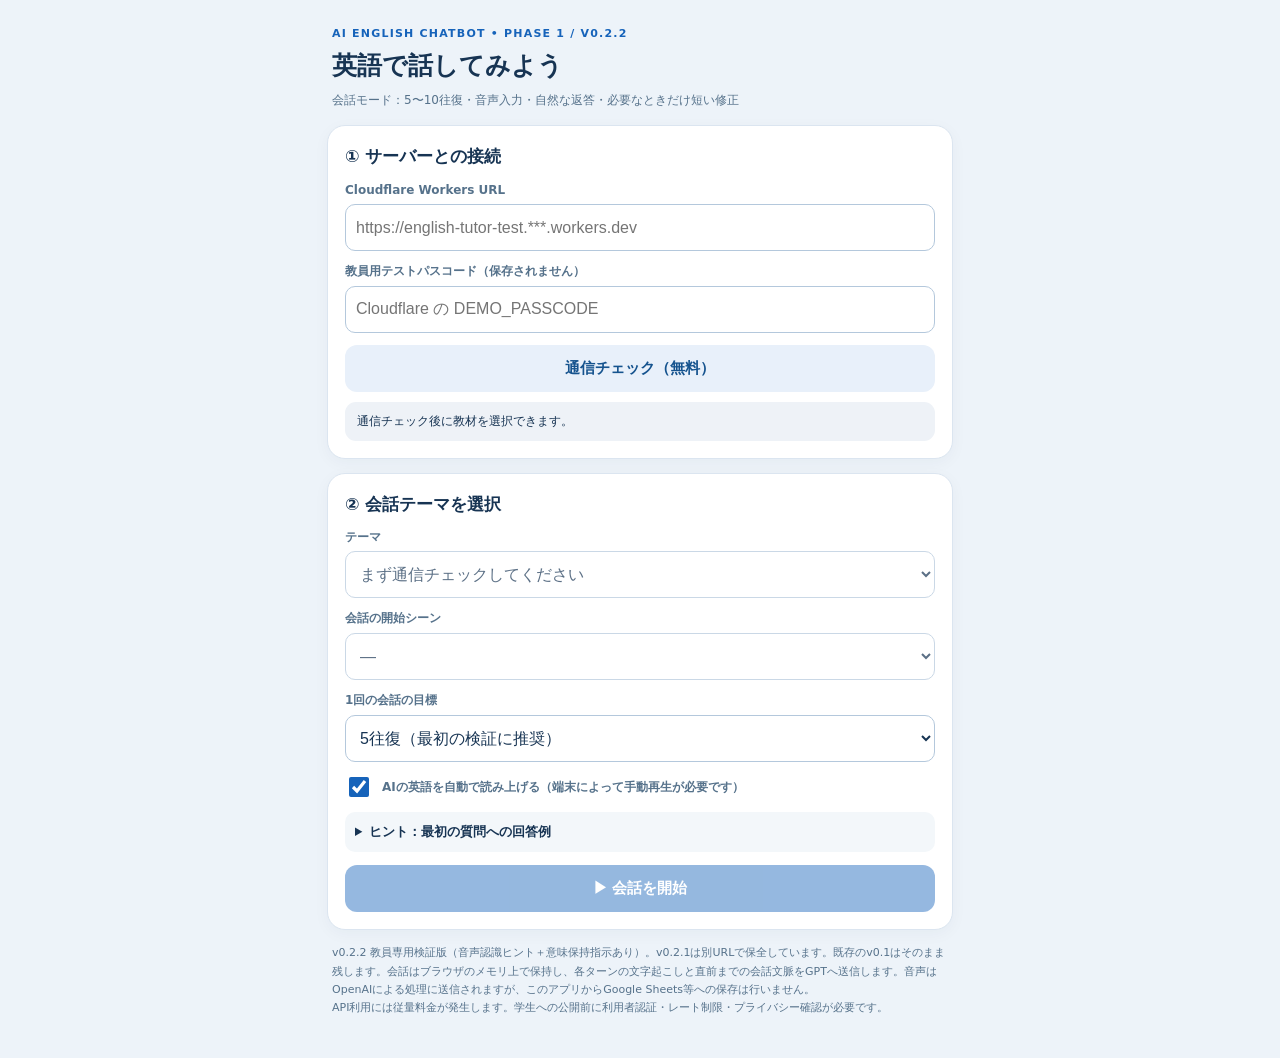
<file: conversation_v022.html>
<!doctype html>
<html lang="ja">
<head>
<meta charset="utf-8">
<meta name="viewport" content="width=device-width,initial-scale=1,viewport-fit=cover">
<meta name="color-scheme" content="light">
<title>AI英会話 | 連続会話 v0.2.2（英文修正・表示改善版）</title>
<style>
:root{--navy:#173453;--blue:#1663ba;--muted:#56728b;--line:#dbe5f0;--bg:#edf3f9;--green:#137447;--red:#9d3940;--soft:#e8f0fa}
*{box-sizing:border-box}body{margin:0;background:var(--bg);color:var(--navy);font-family:-apple-system,BlinkMacSystemFont,"Noto Sans JP",system-ui,sans-serif;line-height:1.55}
main{max-width:650px;margin:0 auto;padding:18px 12px calc(30px + env(safe-area-inset-bottom))}.top{padding:7px 5px 16px}.eyebrow{font-size:11px;font-weight:850;color:var(--blue);letter-spacing:.11em}h1{font-size:25px;margin:5px 0}h2{font-size:17px;margin:0 0 9px}.muted{font-size:12px;color:var(--muted)}.card{background:#fff;border:1px solid var(--line);border-radius:18px;padding:17px;margin-bottom:14px;box-shadow:0 4px 16px #1734530a}
label{display:block;margin:11px 0 5px;font-size:12px;color:var(--muted);font-weight:800}input,select{min-height:47px;border-radius:10px;border:1px solid #b4c8dc;width:100%;font-size:16px;padding:10px;color:var(--navy);background:#fff}input:focus,select:focus{outline:2px solid #a9d1ff;outline-offset:1px}input[type=checkbox]{width:20px;min-height:20px;accent-color:var(--blue)}
button{border:0;border-radius:12px;padding:11px 13px;min-height:47px;background:var(--soft);color:#15538e;font-size:15px;font-weight:800;cursor:pointer;touch-action:manipulation}button.primary{background:var(--blue);color:#fff}button.ghost{background:#f1f4f7;color:var(--navy)}button.danger{background:#fff0f0;color:#943541}button:disabled{opacity:.45;cursor:not-allowed}.flex{display:flex;flex-wrap:wrap;gap:9px}.flex>button{flex:1 1 145px}.pill{display:inline-block;font-size:12px;font-weight:750;border-radius:100px;background:#e4effc;padding:4px 10px;color:#145899}.status{font-size:12px;padding:10px 12px;border-radius:11px;background:#eef2f7;white-space:pre-wrap;word-break:break-word;margin-top:10px}.status.good{background:#eaf7f0;color:var(--green)}.status.bad{background:#ffefee;color:var(--red)}.status.warn{background:#fff7df;color:#74520e}
.conversation{min-height:170px;max-height:55vh;overflow-y:auto;overscroll-behavior:contain;padding:4px 2px 10px;scroll-behavior:smooth}.bubble-row{display:flex;flex-direction:column;margin:11px 0;align-items:flex-start}.bubble-row.student{align-items:flex-end}.bubble{max-width:91%;border-radius:15px;padding:12px 13px;background:#edf2f7;overflow-wrap:anywhere}.student .bubble{background:#dceafb;border-bottom-right-radius:3px}.ai .bubble{border-bottom-left-radius:3px}.speaker{font-size:11px;font-weight:850;color:var(--muted);margin-bottom:3px}.english{font-weight:700;font-size:17px;line-height:1.5}.underbubble{display:flex;gap:7px;flex-wrap:wrap;margin-top:6px}.small-button{padding:6px 10px;min-height:34px;font-size:12px}.correction{margin-top:6px;padding:9px 10px;background:#e8f6ee;color:#145e40;border-radius:10px;font-size:12px;max-width:91%;overflow-wrap:anywhere}.correction b{font-size:15px}.progress{height:8px;border-radius:15px;background:#e6edf5;overflow:hidden;margin:8px 0}.progress-fill{height:100%;width:0;background:#1b75c9;transition:width .3s}.formrow{display:flex;gap:10px;align-items:center}.formrow>label{flex:1;margin:4px 0}.timer{font-variant-numeric:tabular-nums;text-align:center;font-size:30px;font-weight:850;margin:12px 0 5px}.hint{padding:10px;background:#f3f7fa;border-radius:10px;font-size:13px}.hint summary{cursor:pointer;font-weight:750}audio{width:100%;margin:8px 0}.hidden{display:none!important}.footer{font-size:11px;color:var(--muted);padding:0 5px;line-height:1.65}
@media(max-width:360px){.card{padding:12px}main{padding-left:9px;padding-right:9px}.flex>button{flex:1 1 100%}}

/* v0.2.2: Keep the entire conversation readable after the session is finished.
   Only the recording controls disappear; all AI/user messages remain accessible. */
.session-completed .conversation{max-height:none;overflow:visible;scroll-behavior:auto}
.session-completed #recordPanel{display:none}
</style>
</head>
<body>
<main>
<header class="top"><div class="eyebrow">AI ENGLISH CHATBOT • PHASE 1 / V0.2.2</div><h1>英語で話してみよう</h1><div class="muted">会話モード：5〜10往復・音声入力・自然な返答・必要なときだけ短い修正</div></header>
<section class="card" id="configCard">
  <h2>① サーバーとの接続</h2>
  <label for="url">Cloudflare Workers URL</label><input type="url" id="url" inputmode="url" placeholder="https://english-tutor-test.***.workers.dev" autocomplete="url">
  <label for="pass">教員用テストパスコード（保存されません）</label><input type="password" id="pass" autocomplete="off" placeholder="Cloudflare の DEMO_PASSCODE">
  <div class="flex" style="margin-top:12px"><button type="button" id="connect">通信チェック（無料）</button></div>
  <div id="connectionStatus" class="status" aria-live="polite">通信チェック後に教材を選択できます。</div>
</section>
<section class="card" id="setupCard">
  <h2>② 会話テーマを選択</h2>
  <label for="lesson">テーマ</label><select id="lesson" disabled><option>まず通信チェックしてください</option></select>
  <label for="sample">会話の開始シーン</label><select id="sample" disabled><option>―</option></select>
  <label for="limit">1回の会話の目標</label>
  <select id="limit"><option value="5">5往復（最初の検証に推奨）</option><option value="10">10往復</option></select>
  <div class="formrow" style="margin:12px 0"><input id="autoVoice" type="checkbox" checked><label for="autoVoice">AIの英語を自動で読み上げる（端末によって手動再生が必要です）</label></div>
  <div class="hint"><details><summary>ヒント：最初の質問への回答例</summary><p id="hintText" lang="en"></p></details></div>
  <div class="flex" style="margin-top:13px"><button id="begin" class="primary" disabled>▶ 会話を開始</button></div>
</section>
<section class="card hidden" id="sessionCard">
  <div class="flex" style="align-items:center;justify-content:space-between;margin-bottom:7px"><h2 style="margin:0">③ 英会話</h2><span id="counter" class="pill">0 / 5 往復</span></div>
  <div class="progress"><div id="progressFill" class="progress-fill"></div></div>
  <div id="chat" class="conversation" role="log" aria-live="polite" aria-label="会話履歴"></div>
  <div id="recordPanel">
  <div id="speakStatus" class="status">録音開始を押して英語で答えてください。</div>
  <div id="timer" class="timer">00:00</div>
  <div class="flex"><button id="start" class="primary" disabled>🎙 録音開始</button><button id="stop" class="ghost" disabled>■ 録音終了</button></div>
  <audio id="player" controls playsinline preload="none" aria-label="録音音声の再生" style="display:none"></audio>
  <div class="flex"><button id="send" class="primary" disabled>この発話を送信（料金発生）</button><button id="retry" class="ghost" disabled>録音し直す</button></div>
  <div class="flex" style="margin-top:11px"><button id="end" class="danger">■ 会話を終了</button></div>
  <p class="muted">音声認識で文法が自動補正されることがあります。発音の精密な採点は行いません。送信した音声には個人情報を含めないでください。</p>
  </div>
</section>
<section class="card hidden" id="completedCard">
 <h2>会話を終了しました</h2><p id="completedMessage">お疲れさまでした。</p>
 <div class="flex"><button id="restart" class="primary">別の会話を始める</button></div>
 <p class="muted">会話履歴はこのページを閉じると消えます。Google Sheetsへの保存はありません。</p>
</section>
<p class="footer">v0.2.2 教員専用検証版（音声認識ヒント＋意味保持指示あり）。v0.2.1は別URLで保全しています。既存のv0.1はそのまま残します。会話はブラウザのメモリ上で保持し、各ターンの文字起こしと直前までの会話文脈をGPTへ送信します。音声はOpenAIによる処理に送信されますが、このアプリからGoogle Sheets等への保存は行いません。<br>API利用には従量料金が発生します。学生への公開前に利用者認証・レート制限・プライバシー確認が必要です。</p>
</main>
<script>
(()=>{'use strict';
const $=id=>document.getElementById(id);
const LIMIT_SEC=10;
const mimeTypes=['audio/webm;codecs=opus','audio/webm','audio/mp4','audio/mp4;codecs=mp4a.40.2'];
const supported=typeof MediaRecorder!=='undefined'&&typeof MediaRecorder.isTypeSupported==='function';
const preferredMime=supported?(mimeTypes.find(t=>MediaRecorder.isTypeSupported(t))||''):'';
let lessons=[],samples=[],active=false,connected=false,connectedUrl='',sample=null,history=[],turnLimit=5,currentQuestion='',pendingAudio=null,recorder=null,stream=null,parts=[],tick=null,autoStop=null,started=0,blobUrl=null,networkBusy=false,isRecording=false,finished=false,voiceAvailable=('speechSynthesis'in window);
const state={get isActive(){return active;},get canRecord(){return active&&!finished&&!networkBusy&&!isRecording&&!!sample&&!!navigator.mediaDevices?.getUserMedia&&typeof MediaRecorder!=='undefined';}};
function setStatus(msg,style=''){const el=$('speakStatus');el.textContent=msg;el.className='status'+(style?' '+style:'');}
function connectedStatus(msg,style=''){const el=$('connectionStatus');el.textContent=msg;el.className='status'+(style?' '+style:'');}
function urlBase(){return $('url').value.trim().replace(/\/+$/,'')}
function validUrl(){try{const u=new URL(urlBase());return u.protocol==='https:'&&!u.username&&!u.password&&u.pathname==='/'&&!u.search&&!u.hash;}catch{return false}}
function renderButtons(){ $('start').disabled=!state.canRecord;$('stop').disabled=!isRecording;$('send').disabled=!active||finished||networkBusy||isRecording||!pendingAudio||!$('pass').value; $('retry').disabled=!active||finished||networkBusy||isRecording||!pendingAudio;$('end').disabled=!active||networkBusy||isRecording; $('lesson').disabled=!connected||active;$('sample').disabled=!connected||active;$('limit').disabled=active;$('begin').disabled=!connected||active||!$('pass').value;$('connect').disabled=active||networkBusy; }
function terminateMedia(){clearInterval(tick);clearTimeout(autoStop);tick=autoStop=null;if(stream){stream.getTracks().forEach(t=>t.stop());stream=null;}}
function clearAudio(){pendingAudio=null;parts=[];if(blobUrl){URL.revokeObjectURL(blobUrl);blobUrl=null;}$('player').removeAttribute('src');$('player').style.display='none';$('player').load();$('timer').textContent='00:00';renderButtons();}
function stopSpeech(){if(voiceAvailable)window.speechSynthesis.cancel()}
function speak(text){if(!voiceAvailable)return;stopSpeech();const utt=new SpeechSynthesisUtterance(String(text||''));utt.lang='en-US';utt.rate=.88;const en=window.speechSynthesis.getVoices().find(v=>/^en(?:-|_)/i.test(v.lang));if(en)utt.voice=en;window.speechSynthesis.speak(utt);}
function maybeSpeak(text){if($('autoVoice').checked)speak(text)}
function el(tag,className,text){const e=document.createElement(tag);if(className)e.className=className;if(text!==undefined)e.textContent=text;return e;}
function chatBubble(who,text,options={}){
 const row=el('div','bubble-row '+(who==='student'?'student':'ai'));
 const bubble=el('div','bubble');bubble.append(el('div','speaker',who==='student'?'YOU':'AI'));
 const speech=el('div','english',text);speech.lang='en';bubble.append(speech);row.append(bubble);
 if(options.speak){const controls=el('div','underbubble');const listen=el('button','small-button','▶ 英語を聞く');listen.type='button';listen.addEventListener('click',()=>speak(text));controls.append(listen);row.append(controls);}
 if(options.feedback?.correction_needed){const fb=el('div','correction');fb.append(el('div','', 'より自然な言い方（参考）'));const correct=el('b','',options.feedback.corrected_en);correct.lang='en';fb.append(correct);if(options.feedback.explanation_ja)fb.append(el('div','',options.feedback.explanation_ja));const button=el('button','small-button','▶ 修正文を聞く');button.type='button';button.addEventListener('click',()=>speak(options.feedback.corrected_en));fb.append(button);row.append(fb);}
 $('chat').append(row);$('chat').scrollTop=$('chat').scrollHeight;
}
function setProgress(){const n=history.length;$('counter').textContent=`${n} / ${turnLimit} 往復`;$('progressFill').style.width=(n/turnLimit*100)+'%'}
function fillSamples(){const lid=$('lesson').value;const options=samples.filter(s=>s.lesson_id===lid);$('sample').replaceChildren(...options.map(s=>new Option(`${s.sample_id}：${s.scene_ja}`,s.sample_id)));$('sample').disabled=!options.length;updateHint();renderButtons();}
function updateHint(){const s=samples.find(x=>x.sample_id===$('sample').value);$('hintText').textContent=s?.model_student_answer_en||'';}
async function connect(){if(!validUrl()){connectedStatus('URLは https://...workers.dev まで正しく入力してください。','bad');return;}
 connectedStatus('通信中（OpenAIの料金は発生しません）…');$('connect').disabled=true;
 try{const base=urlBase();const [h,l]=await Promise.all([fetch(base+'/api/health',{cache:'no-store'}),fetch(base+'/api/lessons',{cache:'no-store'})]);const hj=await h.json();const lj=await l.json();if(!h.ok||!hj.ok||!l.ok||!lj.ok)throw Error(hj.message||lj.message||`HTTP ${h.status}/${l.status}`);
 lessons=lj.lessons||[];samples=lj.samples||[];if(!lessons.length||!samples.length)throw Error('教材が読み込めません。');connected=true;connectedUrl=base;$('lesson').replaceChildren(...lessons.map(t=>new Option(`${t.lesson_id}：${t.theme_ja}`,t.lesson_id)));fillSamples();try{localStorage.setItem('englishProtoWorkerUrl',base);}catch(_){}
 connectedStatus(`接続成功：${lessons.length}テーマ・${samples.length}対話例。APIキーの登録：${hj.configured?'確認済み':'未完了'}。`,'good');
 }catch(e){connected=false;connectedUrl='';connectedStatus('接続失敗：'+e.message+'\nALLOWED_ORIGIN、公開URL、WorkerのDeployを確認してください。','bad');}finally{renderButtons();}}
function begin(){if(!connected||!$('pass').value||active)return;sample=samples.find(x=>x.sample_id===$('sample').value);if(!sample)return;turnLimit=Number($('limit').value);history=[];finished=false;active=true;currentQuestion=sample.ai_question_en;clearAudio();stopSpeech();$('chat').replaceChildren();$('sessionCard').classList.remove('hidden','session-completed');$('completedCard').classList.add('hidden');setProgress();chatBubble('ai',currentQuestion,{speak:true});setStatus('質問に答えてください。録音は最大10秒です。');renderButtons();$('sessionCard').scrollIntoView({behavior:'smooth',block:'start'});maybeSpeak(currentQuestion);}
function finish(reason){active=false;finished=true;stopSpeech();terminateMedia();isRecording=false;clearAudio();$('sessionCard').classList.add('session-completed');$('completedCard').classList.remove('hidden');$('completedMessage').textContent=reason||`${history.length}往復の会話を終えました。`;setStatus('会話を終了しました。','good');renderButtons();requestAnimationFrame(()=>$('chat').lastElementChild?.scrollIntoView({behavior:'smooth',block:'nearest'}));}
async function startRecord(){if(!state.canRecord)return;stopSpeech();clearAudio();isRecording=true;setStatus('マイクの許可を確認しています…');renderButtons();
 try{stream=await navigator.mediaDevices.getUserMedia({audio:{echoCancellation:true,noiseSuppression:true},video:false});if(!isRecording){terminateMedia();return;}recorder=preferredMime?new MediaRecorder(stream,{mimeType:preferredMime}):new MediaRecorder(stream);parts=[];
 recorder.ondataavailable=e=>{if(e.data?.size)parts.push(e.data)};
 recorder.onerror=e=>{terminateMedia();isRecording=false;setStatus('録音エラー：'+(e.error?.message||'不明'),'bad');renderButtons();};
 recorder.onstop=()=>{terminateMedia();isRecording=false;pendingAudio=new Blob(parts,{type:recorder.mimeType||preferredMime||'application/octet-stream'});if(!pendingAudio.size){setStatus('音声が録音されませんでした。','bad');renderButtons();return;}
 blobUrl=URL.createObjectURL(pendingAudio);$('player').src=blobUrl;$('player').style.display='block';$('player').load();setStatus(`録音完了（${(pendingAudio.size/1024).toFixed(1)}KB）。確認後に送信してください。`,'good');renderButtons();};
 recorder.start();started=Date.now();setStatus('録音中…');tick=setInterval(()=>{$('timer').textContent='00:'+String(Math.min(LIMIT_SEC,Math.floor((Date.now()-started)/1000))).padStart(2,'0')},150);autoStop=setTimeout(stopRecord,LIMIT_SEC*1000);
 }catch(e){terminateMedia();isRecording=false;setStatus('録音できません：'+e.message,'bad');renderButtons();}}
function stopRecord(){if(recorder&&recorder.state!=='inactive'){try{recorder.stop()}catch(e){terminateMedia();isRecording=false;setStatus('録音終了エラー：'+e.message,'bad');renderButtons();}}}
async function send(){if(!active||finished||networkBusy||!pendingAudio||isRecording||!sample)return;const pass=$('pass').value;if(!pass){setStatus('パスコードを入力してください。','bad');return;}
 networkBusy=true;renderButtons();setStatus('音声認識とGPT-6 Lunaの返答を処理しています…');
 try{const data=new FormData();const ext=pendingAudio.type.includes('webm')?'webm':pendingAudio.type.includes('mp4')?'mp4':pendingAudio.type.includes('wav')?'wav':'bin';data.append('audio',pendingAudio,'speech.'+ext);data.append('sample_id',sample.sample_id);data.append('max_turns',String(turnLimit));data.append('history',JSON.stringify(history));
 const res=await fetch(connectedUrl+'/api/conversation-v022',{method:'POST',headers:{'X-Demo-Passcode':pass},body:data});const json=await res.json();if(!res.ok||!json.ok)throw Error(json.message||`HTTP ${res.status}`);
 if(json.turn_index!==history.length+1)throw Error('応答の会話番号が一致しません。');
 const fb=json.feedback,recognized=json.transcript_en;
 chatBubble('student',recognized,{feedback:fb});chatBubble('ai',fb.reply_en,{speak:true});
 history.push({question_en:currentQuestion,student_en:recognized,reply_en:fb.reply_en});currentQuestion=fb.reply_en;setProgress();clearAudio();
 if(json.finished){finish(`${history.length}往復の会話が完了しました。`);}
 else{setStatus(`返答を受け取りました。次の質問に答えてください。（${history.length}/${turnLimit}往復）`,'good');renderButtons();}
 maybeSpeak(fb.reply_en);
 }catch(e){setStatus('送信エラー：'+e.message+'\n通信途中で失敗した場合、再送信すると料金が再発生する場合があります。','bad');}
 finally{networkBusy=false;renderButtons();}
}
function restart(){stopSpeech();$('completedCard').classList.add('hidden');$('sessionCard').classList.add('hidden');$('sessionCard').classList.remove('session-completed');$('chat').replaceChildren();history=[];active=false;finished=false;pendingAudio=null;renderButtons();$('setupCard').scrollIntoView({behavior:'smooth'});}
try{$('url').value=localStorage.getItem('englishProtoWorkerUrl')||'';}catch(_){}
$('connect').addEventListener('click',connect);$('lesson').addEventListener('change',fillSamples);$('sample').addEventListener('change',updateHint);$('pass').addEventListener('input',renderButtons);
$('begin').addEventListener('click',begin);$('start').addEventListener('click',startRecord);$('stop').addEventListener('click',stopRecord);$('send').addEventListener('click',send);$('retry').addEventListener('click',()=>{clearAudio();setStatus('録音し直してください。');});
$('end').addEventListener('click',()=>finish(`${history.length}往復で終了しました。`));$('restart').addEventListener('click',restart);
document.addEventListener('visibilitychange',()=>{if(document.hidden)stopSpeech();});
window.addEventListener('pagehide',()=>{stopSpeech();terminateMedia();if(blobUrl)URL.revokeObjectURL(blobUrl);});
renderButtons();
})();
</script>
</body>
</html>
</file>
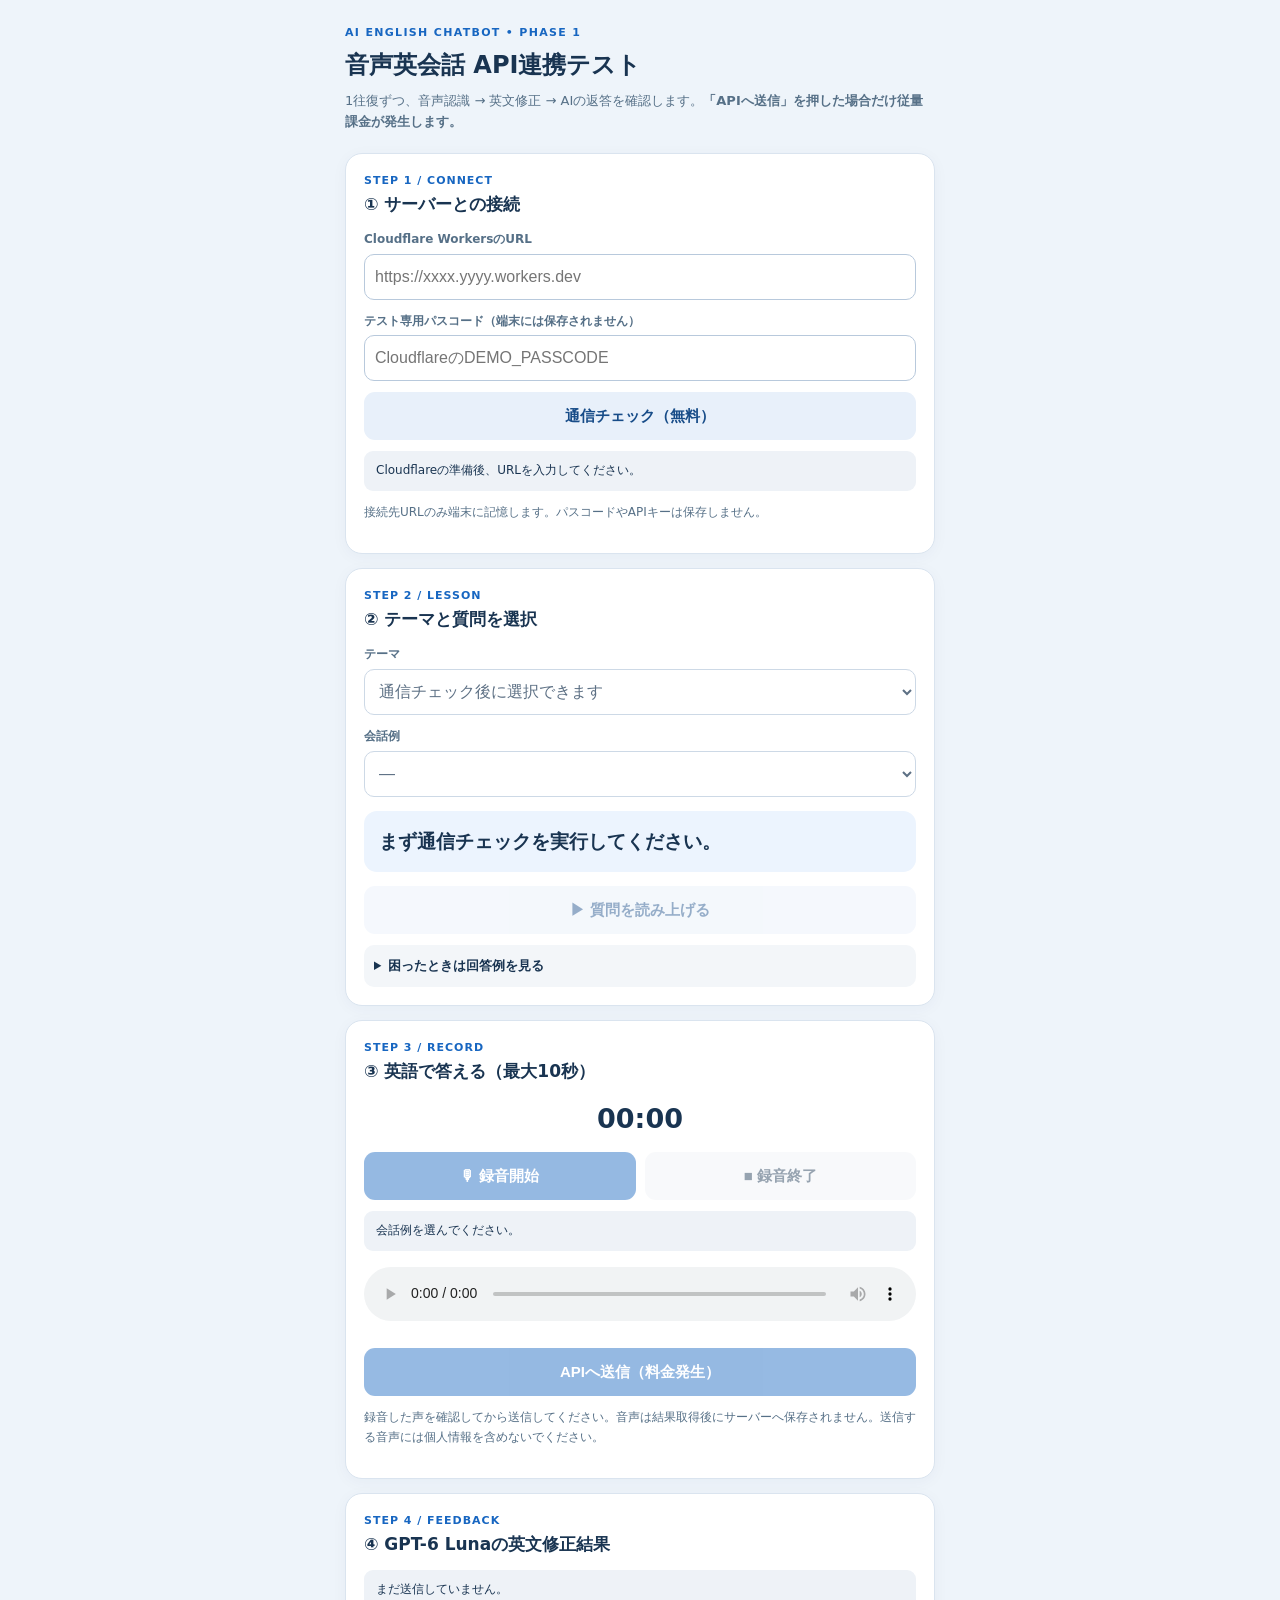
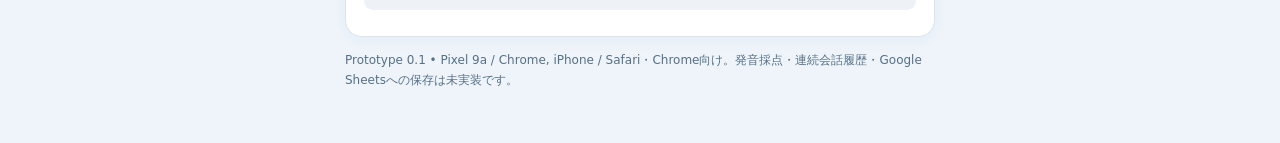
<file: prototype.html>
<!doctype html>
<html lang="ja">
<head>
<meta charset="utf-8">
<meta name="viewport" content="width=device-width,initial-scale=1,viewport-fit=cover">
<meta name="color-scheme" content="light">
<title>AI英会話 | Phase 1 API連携テスト</title>
<style>
:root{--blue:#1766c1;--ink:#193451;--muted:#567087;--bg:#eef4fa;--line:#dae4ef;--green:#15764b;--warn:#993d35}
*{box-sizing:border-box}body{margin:0;background:var(--bg);color:var(--ink);font-family:-apple-system,BlinkMacSystemFont,"Noto Sans JP",system-ui,sans-serif;line-height:1.65}
main{max-width:620px;padding:24px 15px 40px;margin:auto}h1{font-size:24px;line-height:1.4;margin:7px 0}.intro{font-size:13px;color:var(--muted);margin:5px 0 20px}.eyebrow{font-size:11px;font-weight:800;letter-spacing:.12em;color:var(--blue)}section{background:#fff;border:1px solid var(--line);border-radius:17px;padding:18px;margin-bottom:14px;box-shadow:0 3px 16px #14375c0a}h2{margin:0 0 12px;font-size:17px}.step{font-size:11px;font-weight:800;color:var(--blue);letter-spacing:.09em}
label{display:block;font-size:12px;color:var(--muted);font-weight:750;margin:12px 0 4px}input,select{width:100%;min-height:46px;border:1px solid #b8c9dc;border-radius:10px;padding:10px;background:#fff;font-size:16px;color:var(--ink)}input:focus,select:focus{outline:2px solid #bfd9f8}
button{min-height:48px;border:0;border-radius:11px;padding:10px 14px;font-size:15px;font-weight:750;cursor:pointer;touch-action:manipulation}button.primary{background:var(--blue);color:#fff}button.secondary{background:#e8f0fa;color:#174c88}button.ghost{background:#f0f3f7;color:var(--ink)}button:disabled{opacity:.45;cursor:not-allowed}.buttons{display:flex;flex-wrap:wrap;gap:9px;margin:11px 0}.buttons>*{flex:1 1 145px}.status{background:#eef2f7;border-radius:9px;padding:10px 12px;font-size:12px;white-space:pre-wrap;word-break:break-word;margin:8px 0}.status.good{background:#eaf7f0;color:var(--green)}.status.bad{background:#fff0e9;color:var(--warn)}.question{font-size:19px;font-weight:750;padding:15px;background:#ecf4fe;border-radius:13px;margin:14px 0}.note{font-size:12px;color:var(--muted)}.hint{padding:10px;border-radius:10px;background:#f3f6f9;margin-top:10px;font-size:14px}summary{cursor:pointer;font-size:13px;font-weight:650}.timer{font-weight:850;font-size:27px;font-variant-numeric:tabular-nums;text-align:center;margin:10px 0}.result{margin-top:12px;display:none}.result.visible{display:block}.result .field{margin:13px 0;border-bottom:1px solid var(--line);padding-bottom:12px}.result .field:last-child{border:0;margin-bottom:0;padding-bottom:0}.result .lbl{font-size:12px;color:var(--muted);font-weight:700}.result .eng{font-size:17px;font-weight:700;margin:5px 0}.result .jp{font-size:14px}.result .correct{color:var(--green)}audio{width:100%;margin:8px 0}.footer{font-size:12px;color:var(--muted)}
@media(max-width:360px){main{padding:15px 10px 28px}section{padding:14px}.buttons>*{flex:1 1 100%}}
</style>
</head>
<body>
<main>
<div class="eyebrow">AI ENGLISH CHATBOT • PHASE 1</div>
<h1>音声英会話 API連携テスト</h1>
<p class="intro">1往復ずつ、音声認識 → 英文修正 → AIの返答を確認します。<strong>「APIへ送信」を押した場合だけ従量課金が発生します。</strong></p>
<section>
 <div class="step">STEP 1 / CONNECT</div><h2>① サーバーとの接続</h2>
 <label for="url">Cloudflare WorkersのURL</label>
 <input id="url" type="url" inputmode="url" autocomplete="url" placeholder="https://xxxx.yyyy.workers.dev">
 <label for="pass">テスト専用パスコード（端末には保存されません）</label>
 <input id="pass" type="password" autocomplete="off" placeholder="CloudflareのDEMO_PASSCODE">
 <div class="buttons"><button id="connect" class="secondary" type="button">通信チェック（無料）</button></div>
 <div class="status" id="connection" aria-live="polite">Cloudflareの準備後、URLを入力してください。</div>
 <p class="note">接続先URLのみ端末に記憶します。パスコードやAPIキーは保存しません。</p>
</section>
<section>
 <div class="step">STEP 2 / LESSON</div><h2>② テーマと質問を選択</h2>
 <label for="lesson">テーマ</label><select id="lesson" disabled><option>通信チェック後に選択できます</option></select>
 <label for="sample">会話例</label><select id="sample" disabled><option>―</option></select>
 <div class="question" id="question" lang="en">まず通信チェックを実行してください。</div>
 <div class="buttons"><button id="listenQ" type="button" class="secondary" disabled>▶ 質問を読み上げる</button></div>
 <details id="hint" class="hint"><summary>困ったときは回答例を見る</summary><div id="hintText" lang="en" style="margin-top:7px"></div></details>
</section>
<section>
 <div class="step">STEP 3 / RECORD</div><h2>③ 英語で答える（最大10秒）</h2>
 <div id="timer" class="timer">00:00</div>
 <div class="buttons"><button id="start" class="primary" type="button" disabled>🎙 録音開始</button><button id="stop" class="ghost" type="button" disabled>■ 録音終了</button></div>
 <div id="recStatus" class="status" aria-live="polite">会話例を選んでください。</div>
 <audio id="player" controls playsinline preload="none" aria-label="自分の録音の確認"></audio>
 <div class="buttons"><button id="send" class="primary" type="button" disabled>APIへ送信（料金発生）</button></div>
 <p class="note">録音した声を確認してから送信してください。音声は結果取得後にサーバーへ保存されません。送信する音声には個人情報を含めないでください。</p>
</section>
<section>
 <div class="step">STEP 4 / FEEDBACK</div><h2>④ GPT-6 Lunaの英文修正結果</h2>
 <div id="aiStatus" class="status" aria-live="polite">まだ送信していません。</div>
 <div id="result" class="result">
  <div class="field"><div class="lbl">文字起こし（AI音声認識）</div><div id="transcript" class="eng" lang="en"></div></div>
  <div class="field"><div class="lbl">修正フレーズ</div><div id="correction" class="eng correct" lang="en"></div><div id="explanation" class="jp"></div><div class="buttons"><button type="button" id="listenCorrection" class="secondary">▶ 修正英文を聞く</button></div></div>
  <div class="field"><div class="lbl">AIの返答・次の質問</div><div id="reply" class="eng" lang="en"></div><div class="buttons"><button type="button" id="listenReply" class="secondary">▶ AIの英語を聞く</button></div></div>
 </div>
</section>
<p class="footer">Prototype 0.1 • Pixel 9a / Chrome, iPhone / Safari・Chrome向け。発音採点・連続会話履歴・Google Sheetsへの保存は未実装です。</p>
</main>
<script>
(()=>{'use strict';
const $=id=>document.getElementById(id);
const maxDuration=10;let allLessons=[],allSamples=[],audioBlob=null,recorder=null,stream=null,parts=[],timerId=null,autoTimer=null,started=0,playbackUrl=null,busy=false,lastResponse=null;
const formats=['audio/webm;codecs=opus','audio/webm','audio/mp4','audio/mp4;codecs=mp4a.40.2'];
const supported=typeof MediaRecorder!=='undefined'&&typeof MediaRecorder.isTypeSupported==='function';
const mime=supported?(formats.find(x=>MediaRecorder.isTypeSupported(x))||''):'';
function status(id,message,state=''){$(id).textContent=message;$(id).className='status'+(state?' '+state:'');}
function base(){return $('url').value.trim().replace(/\/+$/,'');}
function validUrl(){try{const x=new URL(base());return x.protocol==='https:'&&x.username===''&&x.password===''&&x.pathname==='/'&&x.search===''&&x.hash==='';}catch{return false;}}
function setBusy(v){busy=v;$('send').disabled=v||!audioBlob||!allSamples.length||!$('pass').value;$('start').disabled=v||!allSamples.length||!navigator.mediaDevices?.getUserMedia||typeof MediaRecorder==='undefined';}
function getSample(){return allSamples.find(x=>x.sample_id===$('sample').value);}
function selectedLesson(){return allLessons.find(x=>x.lesson_id===$('lesson').value);}
function clearAudio(){audioBlob=null;parts=[];lastResponse=null;setBusy(false);$('result').classList.remove('visible');$('stop').disabled=true;$('send').disabled=true;$('timer').textContent='00:00';if(playbackUrl){URL.revokeObjectURL(playbackUrl);playbackUrl=null;}$('player').removeAttribute('src');$('player').load();}
function fillSamples(){const lid=$('lesson').value;const s=allSamples.filter(x=>x.lesson_id===lid);$('sample').replaceChildren(...s.map(x=>new Option(`${x.sample_id}：${x.scene_ja}`,x.sample_id)));$('sample').disabled=!s.length;onSelect();}
function onSelect(){clearAudio();const s=getSample();$('question').textContent=s?s.ai_question_en:'―';$('hintText').textContent=s?s.model_student_answer_en:'';$('hint').open=false;$('listenQ').disabled=!s;status('recStatus',s?'質問を聞き、英語で答えてください。':'質問を選んでください。');status('aiStatus','まだ送信していません。');}
async function connect(){if(!validUrl()){status('connection','URLは https://...workers.dev のように、ホスト名まで入力してください。','bad');return;}
 $('connect').disabled=true;status('connection','通信中（API料金は発生しません）…');
 try{const baseUrl=base();const health=await fetch(baseUrl+'/api/health',{cache:'no-store'});const healthObj=await health.json();if(!health.ok||!healthObj.ok)throw Error(healthObj.message||`HTTP ${health.status}`);
 const lessonRes=await fetch(baseUrl+'/api/lessons',{cache:'no-store'});const data=await lessonRes.json();if(!lessonRes.ok||!data.ok)throw Error(data.message||`HTTP ${lessonRes.status}`);
 allLessons=data.lessons||[];allSamples=data.samples||[];
 $('lesson').replaceChildren(...allLessons.map(x=>new Option(`${x.lesson_id}：${x.theme_ja}`,x.lesson_id)));
 $('lesson').disabled=!allLessons.length;fillSamples();localStorage.setItem('englishProtoWorkerUrl',baseUrl);
 status('connection',`接続成功。${allLessons.length}テーマ・${allSamples.length}対話例を読み込みました。API設定: ${healthObj.configured?'確認済み':'未完了'}`,'good');
 }catch(e){status('connection',`接続失敗: ${e.message}\nCloudflareのALLOWED_ORIGIN、公開URL、通信設定を確認してください。`,'bad');}finally{$('connect').disabled=false;}
}
function endRecording(){if(recorder&&recorder.state!=='inactive'){try{recorder.stop();}catch(e){status('recStatus',e.message,'bad');}}$('stop').disabled=true;}
function cleanup(){clearInterval(timerId);clearTimeout(autoTimer);timerId=autoTimer=null;if(stream){stream.getTracks().forEach(t=>t.stop());stream=null;}}
async function startRecording(){if(busy)return;clearAudio();setBusy(true);status('recStatus','マイクの許可を確認しています…');
 try{stream=await navigator.mediaDevices.getUserMedia({audio:{echoCancellation:true,noiseSuppression:true},video:false});
 recorder=mime?new MediaRecorder(stream,{mimeType:mime}):new MediaRecorder(stream);parts=[];
 recorder.ondataavailable=e=>{if(e.data?.size)parts.push(e.data)};
 recorder.onerror=e=>{cleanup();setBusy(false);status('recStatus','録音エラー: '+(e.error?.message||'不明'),'bad')};
 recorder.onstop=()=>{cleanup();audioBlob=new Blob(parts,{type:recorder.mimeType||mime||'application/octet-stream'});setBusy(false);$('stop').disabled=true;
 if(!audioBlob.size){status('recStatus','録音データが空でした。','bad');return;}
 playbackUrl=URL.createObjectURL(audioBlob);$('player').src=playbackUrl;$('player').load();
 status('recStatus',`録音成功（${(audioBlob.size/1024).toFixed(1)} KB / ${audioBlob.type}）。再生してから送信してください。`,'good');
 $('send').disabled=!$('pass').value||busy;};
 recorder.start();started=Date.now();$('stop').disabled=false;status('recStatus','録音中…');timerId=setInterval(()=>{$('timer').textContent='00:'+String(Math.min(maxDuration,Math.floor((Date.now()-started)/1000))).padStart(2,'0');},150);autoTimer=setTimeout(endRecording,maxDuration*1000);
 }catch(e){cleanup();setBusy(false);status('recStatus','録音開始に失敗しました: '+e.message,'bad');}
}
function speak(text){if(!('speechSynthesis'in window)){status('aiStatus','この端末はブラウザ読み上げに対応していません。','bad');return;}
 window.speechSynthesis.cancel();const msg=new SpeechSynthesisUtterance(String(text||''));msg.lang='en-US';msg.rate=.88;msg.pitch=1;const voices=window.speechSynthesis.getVoices();const english=voices.find(v=>/^en[-_]/i.test(v.lang));if(english)msg.voice=english;window.speechSynthesis.speak(msg);}
async function send(){const s=getSample();if(!s||!audioBlob||busy)return;if(!$('pass').value){status('aiStatus','テスト専用パスコードを入力してください。','bad');return;}
 setBusy(true);$('result').classList.remove('visible');status('aiStatus','OpenAIに送信中。音声認識と英文修正を行っています…');
 try{const f=new FormData();let ext=audioBlob.type.includes('webm')?'webm':audioBlob.type.includes('mp4')?'mp4':audioBlob.type.includes('wav')?'wav':'bin';f.append('sample_id',s.sample_id);f.append('audio',audioBlob,'speech.'+ext);
 const res=await fetch(base()+'/api/turn',{method:'POST',headers:{'X-Demo-Passcode':$('pass').value},body:f});const data=await res.json();if(!res.ok||!data.ok)throw Error(data.message||`HTTP ${res.status}`);
 lastResponse=data;$('transcript').textContent=data.transcript_en;$('correction').textContent=data.feedback.correction_needed?data.feedback.corrected_en:'修正不要：'+data.feedback.corrected_en;
 $('explanation').textContent=data.feedback.explanation_ja;$('reply').textContent=data.feedback.reply_en;$('result').classList.add('visible');$('listenCorrection').disabled=!data.feedback.corrected_en;$('listenReply').disabled=!data.feedback.reply_en;
 status('aiStatus','文字起こし・英文修正・AI返答が完了しました。','good');
 }catch(e){status('aiStatus','API連携エラー: '+e.message,'bad');}finally{setBusy(false);}
}
$('url').value=localStorage.getItem('englishProtoWorkerUrl')||'';$('connect').addEventListener('click',connect);$('lesson').addEventListener('change',fillSamples);$('sample').addEventListener('change',onSelect);
$('start').addEventListener('click',startRecording);$('stop').addEventListener('click',endRecording);$('send').addEventListener('click',send);
$('pass').addEventListener('input',()=>{if(audioBlob&&!busy)$('send').disabled=!$('pass').value;});
$('listenQ').addEventListener('click',()=>speak(getSample()?.ai_question_en));
$('listenCorrection').addEventListener('click',()=>speak(lastResponse?.feedback.corrected_en));
$('listenReply').addEventListener('click',()=>speak(lastResponse?.feedback.reply_en));
})();
</script>
</body>
</html>
</file>
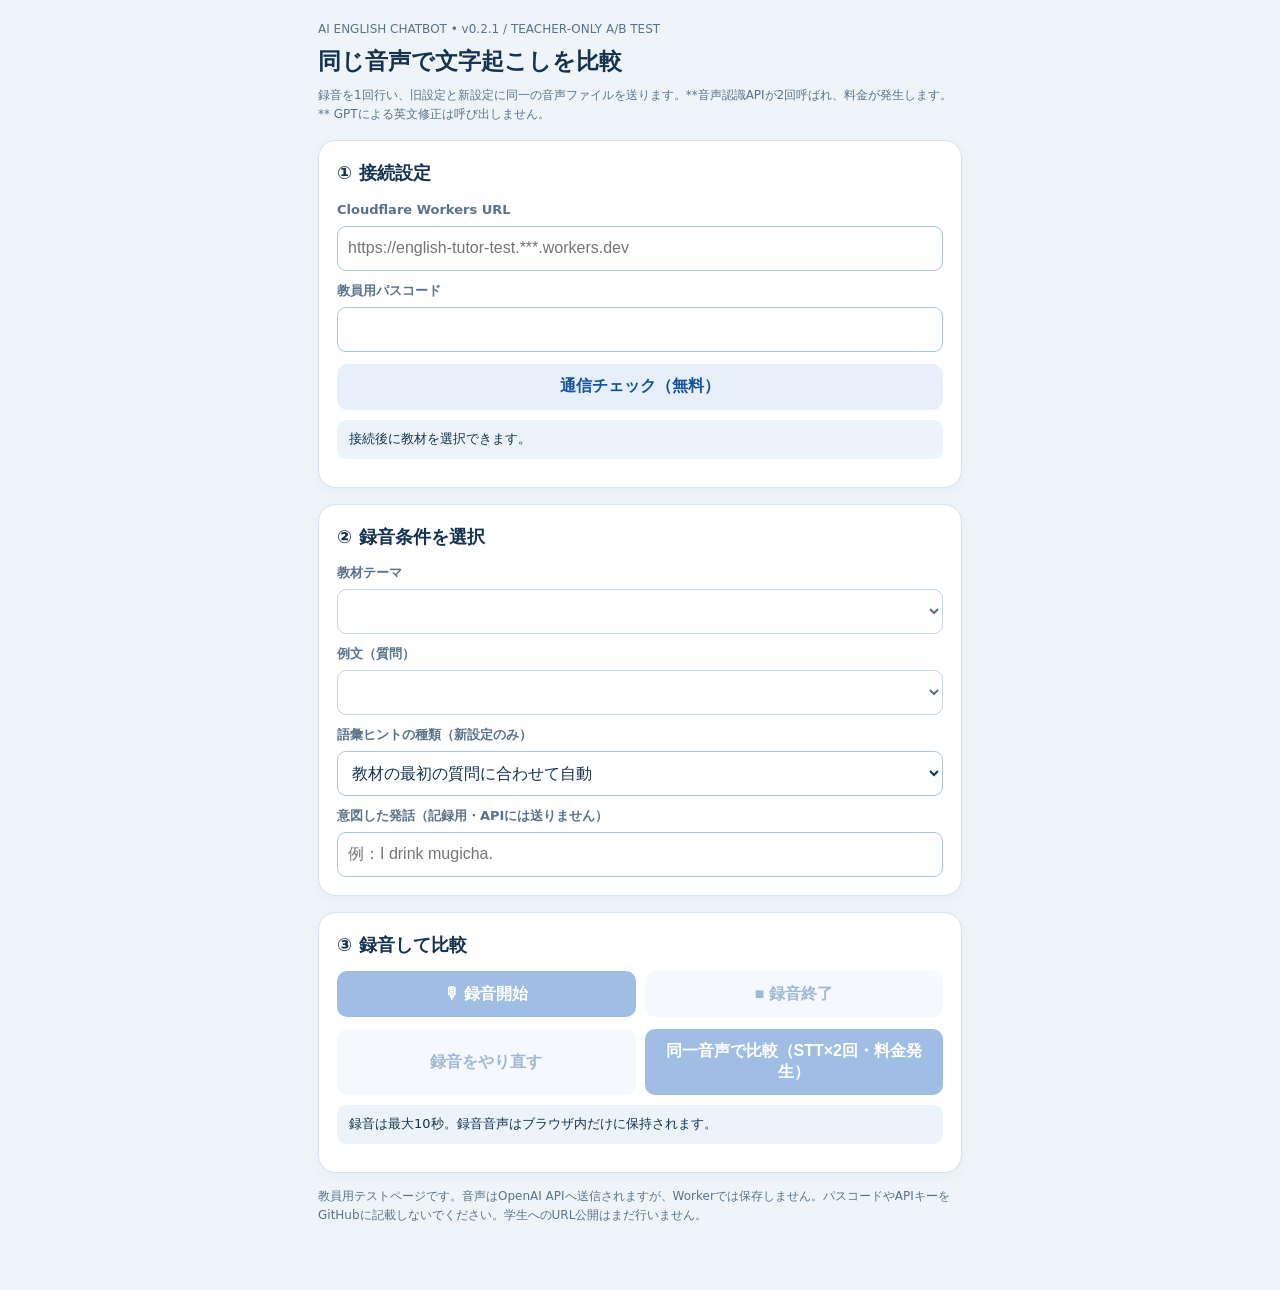
<file: stt_compare_v021.html>
<!doctype html>
<html lang="ja">
<head>
<meta charset="utf-8"><meta name="viewport" content="width=device-width,initial-scale=1,viewport-fit=cover">
<title>AI英会話 | 同一音声 A/B検証 v0.2.1</title>
<style>
:root{--blue:#155fbd;--ink:#153350;--gray:#59738c;--bg:#eff4f9;--bd:#d7e3f0}*{box-sizing:border-box}
body{margin:0;background:var(--bg);color:var(--ink);font-family:-apple-system,BlinkMacSystemFont,'Noto Sans JP',system-ui,sans-serif;line-height:1.6}
main{max-width:670px;margin:auto;padding:20px 13px 52px}h1{font-size:23px;margin:4px 0 6px}h2{font-size:18px;margin:0 0 12px}.card{border:1px solid var(--bd);border-radius:18px;background:white;padding:18px;margin-top:16px;box-shadow:0 3px 14px #18385609}
label{display:block;color:var(--gray);font-size:13px;font-weight:700;margin:10px 0 5px}input,select,textarea{display:block;width:100%;font-size:16px;padding:10px;border:1px solid #adc4d9;border-radius:9px;background:#fff;color:var(--ink);min-height:45px}
button{font-size:16px;font-weight:750;background:#e7effb;border:0;border-radius:10px;color:#145397;padding:12px;min-height:46px}button.primary{background:var(--blue);color:white}button:disabled{opacity:.4}.grid{display:grid;grid-template-columns:1fr 1fr;gap:10px}.row{display:flex;gap:9px;flex-wrap:wrap}.row button{flex:1}.subtle{font-size:12px;color:var(--gray)}.status{background:#edf3fb;border-radius:9px;margin:10px 0;padding:9px 12px;overflow-wrap:anywhere;white-space:pre-wrap;font-size:13px}.status.success{background:#e4f6ec;color:#126b42}.status.error{background:#fff0ee;color:#91332f}
.result{padding:13px;background:#f0f5fb;border-radius:12px;min-height:90px;overflow-wrap:anywhere}.result p{font-size:17px;font-weight:700;margin:6px 0}.hidden{display:none}audio{width:100%;margin-top:9px}
</style>
</head>
<body><main>
<div class="subtle">AI ENGLISH CHATBOT • v0.2.1 / TEACHER-ONLY A/B TEST</div>
<h1>同じ音声で文字起こしを比較</h1>
<div class="subtle">録音を1回行い、旧設定と新設定に同一の音声ファイルを送ります。**音声認識APIが2回呼ばれ、料金が発生します。** GPTによる英文修正は呼び出しません。</div>
<section class="card"><h2>① 接続設定</h2>
<label for="url">Cloudflare Workers URL</label><input id="url" type="url" placeholder="https://english-tutor-test.***.workers.dev" autocomplete="url">
<label for="pass">教員用パスコード</label><input id="pass" type="password" autocomplete="off">
<div class="row" style="margin-top:12px"><button type="button" id="connect">通信チェック（無料）</button></div>
<div class="status" id="connectionStatus">接続後に教材を選択できます。</div></section>
<section class="card"><h2>② 録音条件を選択</h2>
<label for="lesson">教材テーマ</label><select id="lesson" disabled></select>
<label for="sample">例文（質問）</label><select id="sample" disabled></select>
<label for="context">語彙ヒントの種類（新設定のみ）</label><select id="context">
<option value="auto">教材の最初の質問に合わせて自動</option>
<option value="beverage">飲み物（mugicha / matcha）</option>
<option value="meal">食事（salad / lunch box）</option>
<option value="general">一般的な短い返答（語彙ヒントなし）</option></select>
<label for="expected">意図した発話（記録用・APIには送りません）</label><input id="expected" placeholder="例：I drink mugicha.">
</section>
<section class="card"><h2>③ 録音して比較</h2>
<div class="row"><button id="start" class="primary" disabled>🎙 録音開始</button><button id="stop" disabled>■ 録音終了</button></div>
<audio id="player" controls playsinline style="display:none"></audio>
<div class="row" style="margin-top:12px"><button id="retry" disabled>録音をやり直す</button><button id="compare" class="primary" disabled>同一音声で比較（STT×2回・料金発生）</button></div>
<div class="status" id="state">録音は最大10秒。録音音声はブラウザ内だけに保持されます。</div>
</section>
<section class="card hidden" id="results"><h2>④ 比較結果</h2>
<div class="grid"><div class="result"><div class="subtle">旧v0.2の認識</div><p id="baseline"></p></div>
<div class="result"><div class="subtle">新v0.2.1の認識</div><p id="hinted"></p></div></div>
<p id="terms" class="subtle"></p><p class="subtle">違いが出ても、改善とは限りません。意図した発話と比べ、置き換え・追加・脱落を確認してください。</p>
<button id="copy">比較結果をコピー</button></section>
<p class="subtle" style="margin-top:14px">教員用テストページです。音声はOpenAI APIへ送信されますが、Workerでは保存しません。パスコードやAPIキーをGitHubに記載しないでください。学生へのURL公開はまだ行いません。</p>
</main><script>
(()=>{'use strict';
const $=id=>document.getElementById(id);
const formats=['audio/webm;codecs=opus','audio/webm','audio/mp4','audio/mp4;codecs=mp4a.40.2'];
let lessons=[],samples=[],base='',blob=null,recorder=null,stream=null,chunks=[],timeout=null,isRecording=false,isBusy=false,blobUrl='',last=null;
const status=(message,type='')=>{let el=$('state');el.textContent=message;el.className='status'+(type?' '+type:'')};
function validUrl(){try{let u=new URL($('url').value.trim().replace(/\/+$/,''));return u.protocol==='https:'&&!u.username&&!u.password&&u.pathname==='/'&&!u.search&&!u.hash}catch{return false}}
function displayButtons(){let ready=Boolean(base&&!isBusy&&!isRecording&&navigator.mediaDevices?.getUserMedia&&typeof MediaRecorder!=='undefined');$('start').disabled=!ready;$('stop').disabled=!isRecording;$('retry').disabled=!blob||isBusy||isRecording;$('compare').disabled=!blob||isBusy||isRecording||!$('pass').value||!base;}
function fillSamples(){let lid=$('lesson').value;let selected=samples.filter(s=>s.lesson_id===lid);$('sample').replaceChildren(...selected.map(s=>new Option(s.sample_id+'：'+s.scene_ja+'／'+s.ai_question_en,s.sample_id)));}
async function connect(){if(!validUrl()){$('connectionStatus').textContent='URLは https://...workers.dev のように入力してください。';return}base=$('url').value.trim().replace(/\/+$/,'');
try{let [h,l]=await Promise.all([fetch(base+'/api/health',{cache:'no-store'}),fetch(base+'/api/lessons',{cache:'no-store'})]);let hj=await h.json(),lj=await l.json();if(!hj.ok||!lj.ok)throw Error(hj.message||lj.message||'通信エラー');lessons=lj.lessons;samples=lj.samples;$('lesson').replaceChildren(...lessons.map(l=>new Option(l.theme_ja,l.lesson_id)));$('lesson').disabled=false;$('sample').disabled=false;fillSamples();$('connectionStatus').textContent='接続成功：'+lessons.length+'テーマ・'+samples.length+'例。';$('connectionStatus').className='status success';try{localStorage.setItem('englishProtoWorkerUrl',base)}catch(_){}}
catch(e){base='';$('connectionStatus').textContent='接続失敗：'+e.message;$('connectionStatus').className='status error'}displayButtons();}
function cleanAudio(){if(blobUrl){URL.revokeObjectURL(blobUrl);blobUrl=''}blob=null;$('player').removeAttribute('src');$('player').style.display='none';displayButtons()}
async function start(){cleanAudio();isRecording=true;displayButtons();status('マイク権限を確認しています…');try{stream=await navigator.mediaDevices.getUserMedia({audio:{echoCancellation:true,noiseSuppression:true}});const mime=formats.find(m=>MediaRecorder.isTypeSupported(m))||'';recorder=mime?new MediaRecorder(stream,{mimeType:mime}):new MediaRecorder(stream);chunks=[];recorder.ondataavailable=e=>{if(e.data.size)chunks.push(e.data)};recorder.onstop=()=>{if(timeout)clearTimeout(timeout);stream?.getTracks().forEach(x=>x.stop());stream=null;isRecording=false;blob=new Blob(chunks,{type:recorder.mimeType||mime||'audio/webm'});if(blob.size){blobUrl=URL.createObjectURL(blob);$('player').src=blobUrl;$('player').style.display='block';status('録音完了：'+(blob.size/1024).toFixed(1)+'KB。音声を確認して比較してください。','success')}else status('録音に失敗しました。','error');displayButtons()};recorder.start();status('録音中…最大10秒');timeout=setTimeout(stop,10000);}catch(e){isRecording=false;stream?.getTracks().forEach(x=>x.stop());stream=null;status('録音エラー：'+e.message,'error');displayButtons()}}
function stop(){if(timeout){clearTimeout(timeout);timeout=null}if(recorder?.state==='recording')recorder.stop()}
async function compare(){if(!blob||isBusy||!base)return;isBusy=true;displayButtons();status('同じ音声を旧・新設定で解析中…（2回分のSTT課金）');const fd=new FormData();const ext=blob.type.includes('webm')?'webm':blob.type.includes('mp4')?'mp4':blob.type.includes('wav')?'wav':'mp3';fd.append('audio',blob,'speech.'+ext);fd.append('sample_id',$('sample').value);fd.append('context',$('context').value);
try{let r=await fetch(base+'/api/stt-compare',{method:'POST',headers:{'X-Demo-Passcode':$('pass').value},body:fd});let j=await r.json();if(!r.ok||!j.ok)throw Error(j.message||'HTTP '+r.status);last={expected:$('expected').value,baseline:j.baseline_en,hinted:j.hinted_en,terms:j.keywords_used};$('baseline').textContent=j.baseline_en||'（認識なし）';$('hinted').textContent=j.hinted_en||'（認識なし）';$('terms').textContent='新設定の語彙候補：'+(j.keywords_used?.join(' / ')||'なし');$('results').classList.remove('hidden');status('比較が終了しました。両結果を発話内容と照合してください。','success')}catch(e){status('比較失敗：'+e.message,'error')}finally{isBusy=false;displayButtons()}}
$('copy').addEventListener('click',()=>{if(last){navigator.clipboard?.writeText(['意図した発話：'+last.expected,'旧v0.2：'+last.baseline,'新v0.2.1：'+last.hinted,'語彙ヒント：'+last.terms.join(', ')].join('\n'))}});
$('start').addEventListener('click',start);$('stop').addEventListener('click',stop);$('retry').addEventListener('click',()=>{cleanAudio();$('results').classList.add('hidden');status('録音をやり直してください。')});$('compare').addEventListener('click',compare);$('connect').addEventListener('click',connect);$('lesson').addEventListener('change',fillSamples);$('pass').addEventListener('input',displayButtons);
try{$('url').value=localStorage.getItem('englishProtoWorkerUrl')||''}catch(_){}window.addEventListener('pagehide',()=>{stop();stream?.getTracks().forEach(x=>x.stop());if(blobUrl)URL.revokeObjectURL(blobUrl)});displayButtons();
})();
</script></body></html>
</file>
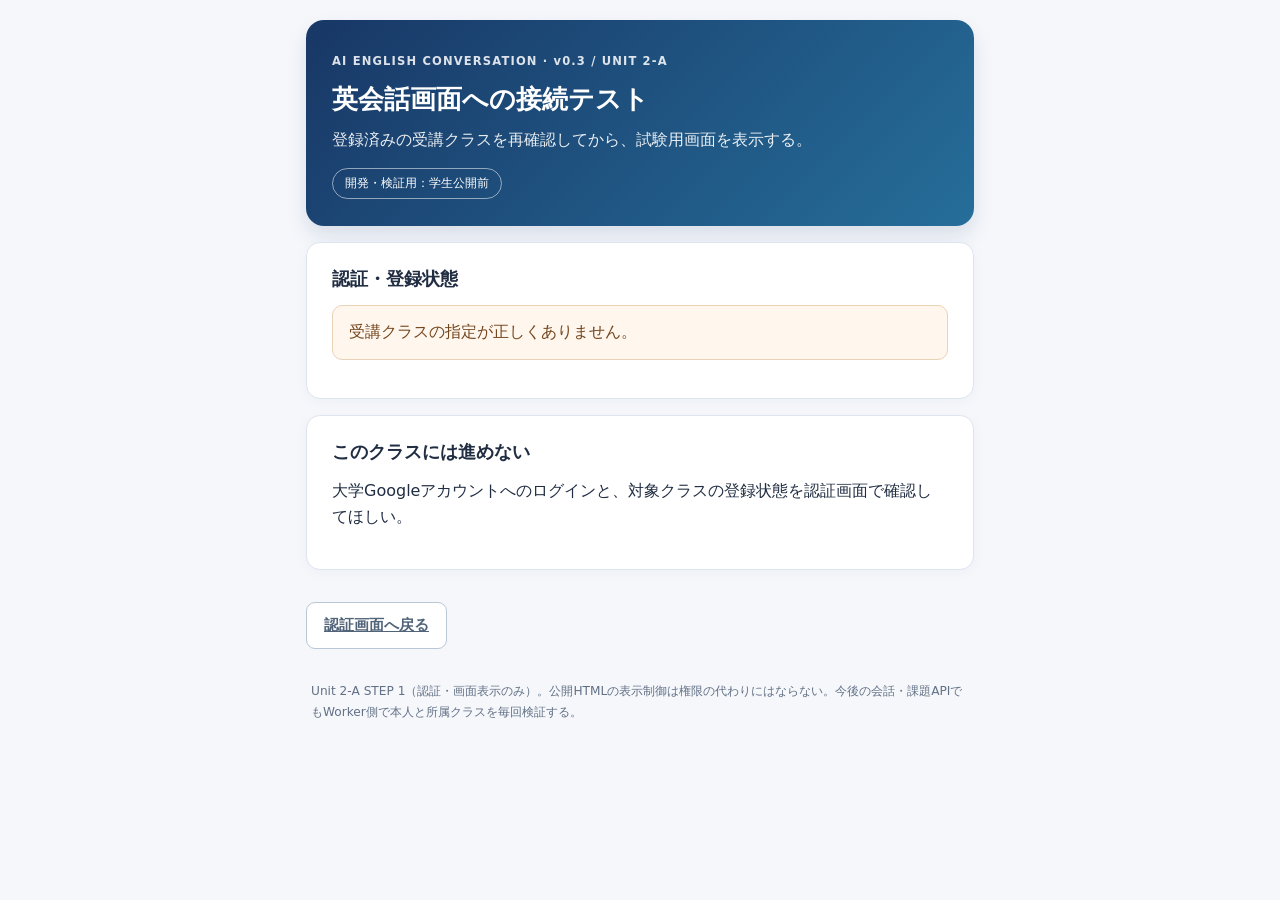
<file: v03-auth-test/conversation-test.html>
<!doctype html>
<html lang="ja">
<head>
  <meta charset="utf-8">
  <meta name="viewport" content="width=device-width, initial-scale=1">
  <meta name="referrer" content="no-referrer">
  <title>AI英会話 v0.3｜認証後の画面接続テスト</title>
  <link rel="stylesheet" href="./styles.css">
  <script type="module" src="./preview-app.mjs"></script>
</head>
<body>
  <main class="page">
    <header class="hero">
      <span class="eyebrow">AI ENGLISH CONVERSATION · v0.3 / UNIT 2-A</span>
      <h1>英会話画面への接続テスト</h1>
      <p>登録済みの受講クラスを再確認してから、試験用画面を表示する。</p>
      <span class="preview-badge">開発・検証用：学生公開前</span>
    </header>

    <section class="panel" aria-live="polite">
      <h2>認証・登録状態</h2>
      <p id="preview-status" class="status-message">大学Googleアカウントと受講クラスを確認中…</p>
    </section>

    <section class="panel" id="preview-allowed" hidden aria-labelledby="preview-title">
      <div class="success-mark" aria-hidden="true">✓</div>
      <h2 id="preview-title">登録済み学生として接続できた</h2>
      <p>登録クラス：<strong id="preview-class"></strong></p>
      <p>認証情報はこのページでも再確認した。実際の会話機能はまだ未接続だ。</p>

      <div class="notice notice-warning" role="note">
        <strong>この段階では料金は発生しない</strong>
        <p>マイク録音、文字起こし、AIの文法訂正・返答、課題や利用回数の消費は実行しない。</p>
      </div>

      <div class="preview-conversation" aria-label="今後の英会話画面の構成例">
        <p class="preview-conversation-label">今後の表示予定</p>
        <p>課題：教員から配信された課題を表示予定</p>
        <p>会話：標準5往復</p>
        <button class="button button-primary" type="button" disabled>▶ 会話を開始（未実装）</button>
      </div>
      <p class="helper">認証の確認が済んだら、認証画面へ戻っても構わない。</p>
    </section>

    <section class="panel" id="preview-denied" hidden>
      <h2>このクラスには進めない</h2>
      <p>大学Googleアカウントへのログインと、対象クラスの登録状態を認証画面で確認してほしい。</p>
    </section>

    <p><a class="button button-outline preview-back" href="./index.html">認証画面へ戻る</a></p>
    <footer>Unit 2-A STEP 1（認証・画面表示のみ）。公開HTMLの表示制御は権限の代わりにはならない。今後の会話・課題APIでもWorker側で本人と所属クラスを毎回検証する。</footer>
  </main>
</body>
</html>
</file>
<file: v03-auth-test/styles.css>
:root {
  color-scheme: light;
  font-family: system-ui, -apple-system, "Hiragino Kaku Gothic ProN", "Yu Gothic", sans-serif;
  background: #f5f7fb;
  color: #202d42;
  line-height: 1.65;
}
* { box-sizing: border-box; }
[hidden] { display: none !important; }
body { margin: 0; }
.page { max-width: 700px; padding: 20px 16px 50px; margin: 0 auto; }
.hero {
  background: linear-gradient(135deg, #183766, #266e9a);
  color: #fff; border-radius: 18px; padding: 27px 26px;
  box-shadow: 0 10px 20px rgba(20, 52, 97, .12);
}
.eyebrow { font-size: .72rem; letter-spacing: .1em; font-weight: 800; opacity: .85; }
h1 { font-size: 1.6rem; line-height: 1.3; margin: 10px 0; }
.hero p { opacity: .91; margin: 0 0 15px; }
.preview-badge {
  display: inline-block; border: 1px solid rgba(255,255,255,.52);
  border-radius: 999px; padding: 4px 12px; font-size: .78rem;
}
.panel {
  margin-top: 16px; padding: 23px 25px; border: 1px solid #dee4ee;
  border-radius: 14px; background: #fff; box-shadow: 0 3px 14px rgba(18, 52, 91, .035);
}
h2 { font-size: 1.14rem; margin: 0 0 14px; line-height: 1.4; }
.panel p { margin: 0 0 15px; }
.panel-heading { display: flex; gap: 11px; align-items: center; margin-bottom: 14px; }
.panel-heading h2 { margin: 0; }
.step-index {
  display: inline-grid; place-items: center; flex: 0 0 31px; height: 31px;
  border-radius: 50%; background: #dbeaf8; color: #1b4c7f; font-weight: 800;
}
.steps { padding-left: 23px; margin: 0; }
.steps li { margin: 3px 0; }
.button {
  display: inline-flex; justify-content: center; align-items: center;
  min-height: 45px; border-radius: 9px; padding: 10px 17px;
  border: 1px solid transparent; font: inherit; font-size: .94rem; font-weight: 700;
  cursor: pointer; transition: background-color .1s, transform .1s;
}
.button:active:not(:disabled) { transform: translateY(1px); }
.button:disabled { opacity: .53; cursor: progress; }
.button:focus-visible, select:focus-visible, input:focus-visible { outline: 3px solid #e0ac38; outline-offset: 2px; }
.button-primary { background: #1b5f94; color: #fff; }
.button-primary:hover:not(:disabled) { background: #154b74; }
.button-subtle { background: #e9f2fa; color: #1b5583; }
.button-outline { background: #fff; color: #526479; border-color: #b9c7d6; }
.helper { color: #5e6a7a; font-size: .82rem; margin-top: 12px !important; }
.account-line { color: #536276; overflow-wrap: anywhere; background: #f2f7fb; padding: 10px 12px; border-radius: 8px; }
label { display: block; margin: 0 0 7px; font-size: .93rem; font-weight: 700; }
select, input {
  appearance: none; width: 100%; min-height: 47px; margin: 0 0 15px;
  border: 1px solid #a9b9cd; border-radius: 9px;
  padding: 11px 12px; font-size: 1rem; font-family: inherit;
  color: #203753; background: white;
}
select { appearance: auto; }
input { letter-spacing: .09em; text-transform: uppercase; }
input::placeholder { color: #a0a8b3; letter-spacing: .02em; }
.action-row { display: flex; gap: 9px; flex-wrap: wrap; }
#code-form .button { width: 100%; }
.success-mark {
  background: #e0f5e7; color: #196d39; font-size: 1.7rem;
  border-radius: 50%; width: 52px; height: 52px;
  display: grid; place-items: center; margin-bottom: 13px;
}
.notice { padding: 13px 15px; border-radius: 9px; }
.notice p { margin: 6px 0 0; }
.notice-warning { background: #fff6de; color: #76551d; border: 1px solid #f0dcad; }
.status-message {
  padding: 13px 16px; border: 1px solid #ead2b7; color: #74461e;
  background: #fff6ed; border-radius: 10px; margin-top: 17px;
}
.loading-line { color: #55677e; }
.preview-success { color: #14633c; background: #e8f7ed; border-color: #bddfc9; }
.preview-pending { color: #3d5674; background: #edf2f8; border-color: #d8e2ee; }
.preview-conversation { margin-top: 18px; padding: 17px; border: 1px dashed #b8c8dc; border-radius: 12px; background: #f7f9fc; }
.preview-conversation p { margin-bottom: 9px; }
.preview-conversation-label { font-size: .8rem; font-weight: 800; color: #536b84; }
.preview-back { margin-top: 16px; }
footer { color: #627085; font-size: .76rem; line-height: 1.75; padding: 16px 5px 0; }
@media (max-width: 480px) {
  .page { padding: 12px 11px 30px; }
  .hero { padding: 23px 19px; border-radius: 14px; }
  h1 { font-size: 1.4rem; }
  .panel { padding: 20px 18px; }
  .action-row .button { flex: 1 1 100%; }
  #login-button { width: 100%; }
}
</file>
